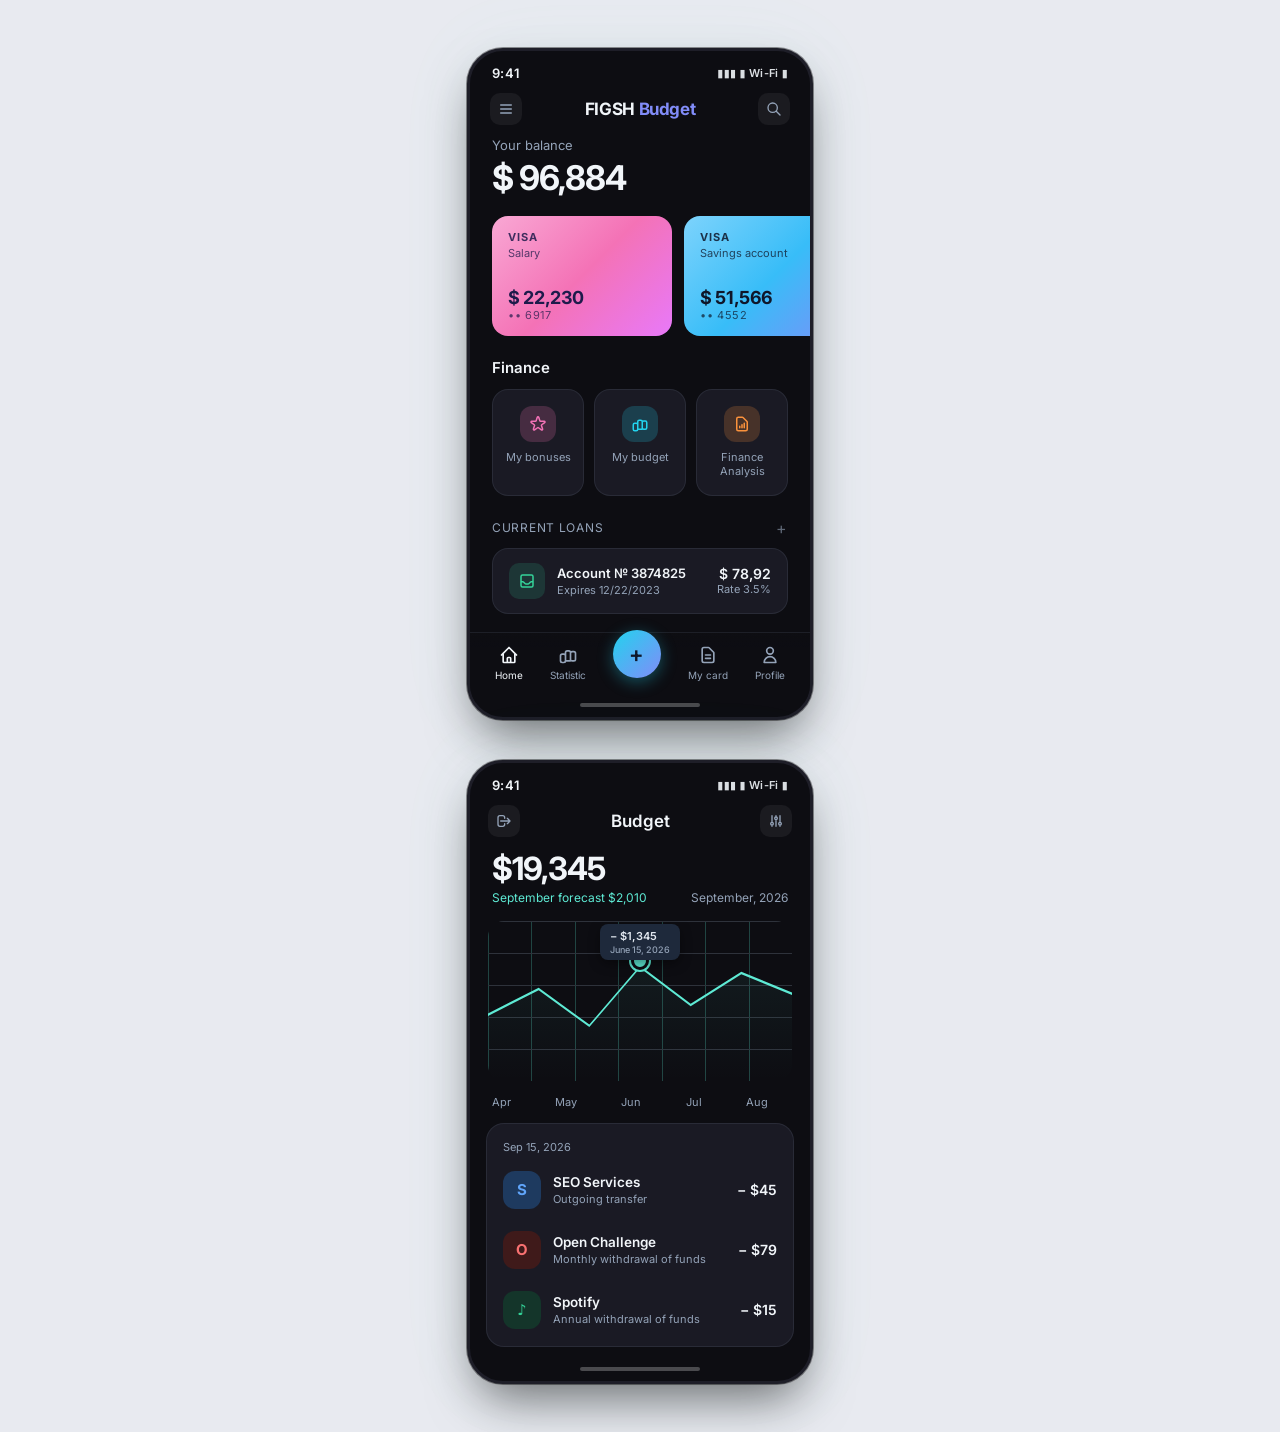
<file: templates/budget-app/index.html>
<!DOCTYPE html>
<html lang="en">
<head>
  <meta charset="UTF-8" />
  <meta name="viewport" content="width=device-width, initial-scale=1.0" />
  <title>FIGSHBudget — st-core@v2 + icon-mask</title>
  <link rel="preconnect" href="https://fonts.googleapis.com" />
  <link rel="preconnect" href="https://fonts.gstatic.com" crossorigin />
  <link href="https://fonts.googleapis.com/css2?family=Inter:wght@400;500;600;700&display=swap" rel="stylesheet" />
  <!-- compiled css -->
  <link rel="stylesheet" href="budget.css">
</head>
<body>

  <!-- ════════════ LEFT — Home ════════════ -->
  <div class="phone">
    <div class="status-bar">
      <span>9:41</span>
      <div class="status-icons">▮▮▮ ▮ Wi-Fi ▮</div>
    </div>

    <div class="home-header">
      <div class="icon-btn">
        <span class="icon icon-menu"></span>
      </div>
      <div class="logo">FIGSH <span>Budget</span></div>
      <div class="icon-btn">
        <span class="icon icon-search"></span>
      </div>
    </div>

    <div class="balance-label">Your balance</div>
    <div class="balance-value">$ 96,884</div>

    <div class="cards-row">
      <div class="visa-card pink">
        <div>
          <div class="brand">VISA</div>
          <div class="label">Salary</div>
        </div>
        <div>
          <div class="amount">$ 22,230</div>
          <div class="digits">•• 6917</div>
        </div>
      </div>
      <div class="visa-card blue">
        <div>
          <div class="brand">VISA</div>
          <div class="label">Savings account</div>
        </div>
        <div>
          <div class="amount">$ 51,566</div>
          <div class="digits">•• 4552</div>
        </div>
      </div>
      <div class="visa-card orange">
        <div>
          <div class="brand">VISA</div>
          <div class="label">Savings</div>
        </div>
        <div>
          <div class="amount">$ 23,088</div>
          <div class="digits">•• 8821</div>
        </div>
      </div>
    </div>

    <div class="section-title">Finance</div>
    <div class="finance-grid">
      <div class="finance-item">
        <div class="icon-wrap pink">
          <span class="icon icon-star"></span>
        </div>
        <div class="name">My bonuses</div>
      </div>
      <div class="finance-item">
        <div class="icon-wrap cyan">
          <span class="icon icon-chart"></span>
        </div>
        <div class="name">My budget</div>
      </div>
      <div class="finance-item">
        <div class="icon-wrap orange">
          <span class="icon icon-reports"></span>
        </div>
        <div class="name">Finance Analysis</div>
      </div>
    </div>

    <div class="loans-header">
      <span>Current loans</span>
      <span style="font-size:16px;opacity:.6">+</span>
    </div>
    <div class="loan-card">
      <div class="loan-icon">
        <span class="icon icon-inbox"></span>
      </div>
      <div class="loan-info">
        <div class="title">Account № 3874825</div>
        <div class="sub">Expires 12/22/2023</div>
      </div>
      <div class="loan-right">
        <div class="amt">$ 78,92</div>
        <div class="rate">Rate 3.5%</div>
      </div>
    </div>

    <div class="bottom-nav">
      <div class="nav-item active">
        <span class="icon icon-home"></span>
        Home
      </div>
      <div class="nav-item">
        <span class="icon icon-chart"></span>
        Statistic
      </div>
      <div class="nav-fab">+</div>
      <div class="nav-item">
        <span class="icon icon-files"></span>
        My card
      </div>
      <div class="nav-item">
        <span class="icon icon-profile"></span>
        Profile
      </div>
    </div>
    <div class="home-indicator"></div>
  </div>

  <!-- ════════════ RIGHT — Budget ════════════ -->
  <div class="phone">
    <div class="status-bar">
      <span>9:41</span>
      <div class="status-icons">▮▮▮ ▮ Wi-Fi ▮</div>
    </div>

    <div class="budget-header">
      <div class="icon-btn">
        <span class="icon icon-logout"></span>
      </div>
      <div class="title">Budget</div>
      <div class="icon-btn">
        <span class="icon icon-filter"></span>
      </div>
    </div>

    <div class="budget-amount">$19,345</div>
    <div class="budget-meta">
      <span class="forecast">September forecast $2,010</span>
      <span>September, 2026</span>
    </div>

    <!-- Chart powered by st-core@v2 -->
    <div class="chart-wrap">
      <div class="chart">
        <div class="chart-grid"></div>
        <div class="chart-fill"></div>
        <div class="chart-line"></div>
        <div class="chart-dot"></div>
        <div class="chart-tooltip">
          − $1,345
          <small>June 15, 2026</small>
        </div>
      </div>
    </div>
    <div class="x-axis">
      <span>Apr</span><span>May</span><span>Jun</span><span>Jul</span><span>Aug</span><span>Sep</span>
    </div>

    <div class="tx-list">
      <div class="tx-date">Sep 15, 2026</div>
      <div class="tx-item">
        <div class="tx-icon seo">S</div>
        <div class="tx-info">
          <div class="name">SEO Services</div>
          <div class="desc">Outgoing transfer</div>
        </div>
        <div class="tx-amount">− $45</div>
      </div>
      <div class="tx-item">
        <div class="tx-icon open">O</div>
        <div class="tx-info">
          <div class="name">Open Challenge</div>
          <div class="desc">Monthly withdrawal of funds</div>
        </div>
        <div class="tx-amount">− $79</div>
      </div>
      <div class="tx-item">
        <div class="tx-icon spotify">♪</div>
        <div class="tx-info">
          <div class="name">Spotify</div>
          <div class="desc">Annual withdrawal of funds</div>
        </div>
        <div class="tx-amount">− $15</div>
      </div>
    </div>

    <div class="home-indicator"></div>
  </div>

</body>
  </html>
</file>
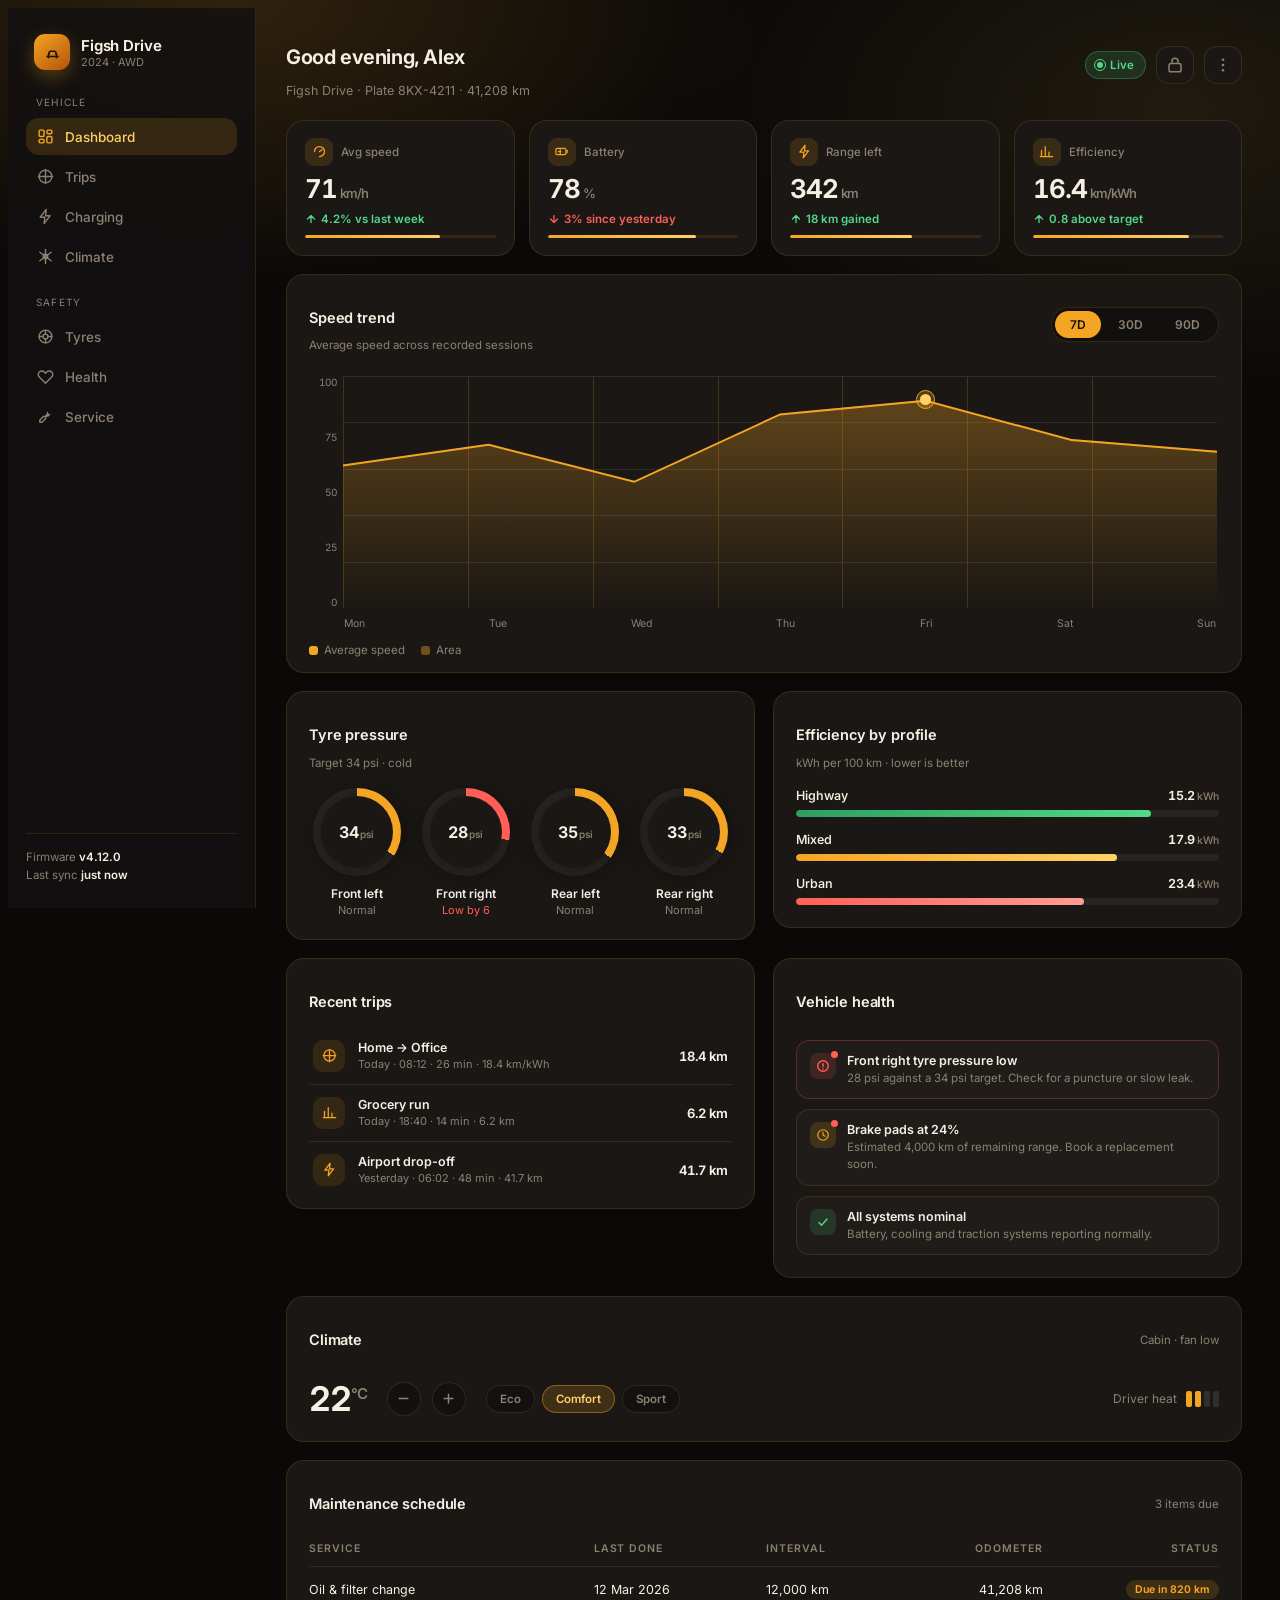
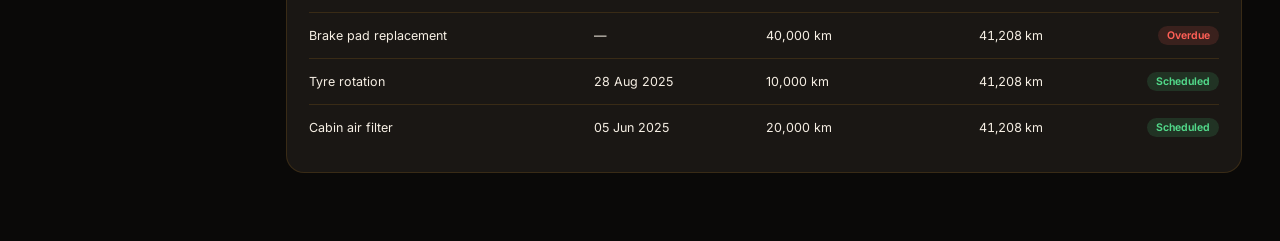
<file: templates/car-dashboard/index.html>
<!DOCTYPE html>
<html lang="en">
<head>
<meta charset="UTF-8">
<meta name="viewport" content="width=device-width, initial-scale=1">
<title>Figsh Drive — Connected Car</title>
<link rel="preconnect" href="https://fonts.googleapis.com">
<link href="https://fonts.googleapis.com/css2?family=Inter:wght@400;500;600;700&display=swap" rel="stylesheet">

<!--
  Runtime preview (dev). Production: compile car.fscss -> car.css
  <script src="https://cdn.jsdelivr.net/npm/fscss@1.2.4/runtime.min.js" async></script>
  <link type="text/fscss" href="car.fscss">
-->
<!-- After CLI compile, prefer: -->
<link rel="stylesheet" href="car.css">
</head>
<body>

<div class="app">

  <aside class="sidebar" id="sidebar">
    <div class="brand">
      <div class="brand-mark">
        <svg viewBox="0 0 24 24" fill="none" stroke="currentColor" stroke-width="2" stroke-linecap="round" stroke-linejoin="round"><path d="M5 17h14M6.5 17l1.2-5.2A2 2 0 0 1 9.66 10.5h4.68a2 2 0 0 1 1.96 1.3L17.5 17"/><path d="M7 17v1.5M17 17v1.5"/><circle cx="8.2" cy="14" r=".8" fill="currentColor" stroke="none"/><circle cx="15.8" cy="14" r=".8" fill="currentColor" stroke="none"/></svg>
      </div>
      <div class="brand-text">
        <div class="brand-name">Figsh Drive</div>
        <div class="brand-sub">2024 · AWD</div>
      </div>
    </div>

    <nav class="nav" aria-label="Main">
      <div class="nav-label">Vehicle</div>
      <a class="nav-item is-active" href="#dashboard" aria-current="page">
        <svg viewBox="0 0 24 24" fill="none" stroke="currentColor" stroke-width="2" stroke-linecap="round" stroke-linejoin="round"><rect x="3" y="3" width="7" height="9" rx="1.5"/><rect x="14" y="3" width="7" height="5" rx="1.5"/><rect x="14" y="12" width="7" height="9" rx="1.5"/><rect x="3" y="16" width="7" height="5" rx="1.5"/></svg>
        Dashboard
      </a>
      <a class="nav-item" href="#trips">
        <svg viewBox="0 0 24 24" fill="none" stroke="currentColor" stroke-width="2" stroke-linecap="round" stroke-linejoin="round"><path d="M12 2v20M2 12h20"/><circle cx="12" cy="12" r="9"/></svg>
        Trips
      </a>
      <a class="nav-item" href="#charging">
        <svg viewBox="0 0 24 24" fill="none" stroke="currentColor" stroke-width="2" stroke-linecap="round" stroke-linejoin="round"><path d="M13 2 4.5 13H11l-1 9 8.5-11H12z"/></svg>
        Charging
      </a>
      <a class="nav-item" href="#climate">
        <svg viewBox="0 0 24 24" fill="none" stroke="currentColor" stroke-width="2" stroke-linecap="round" stroke-linejoin="round"><path d="M12 2v20M4 6l16 12M20 6 4 18"/><circle cx="12" cy="12" r="3.2"/></svg>
        Climate
      </a>

      <div class="nav-label" style="margin-top:18px">Safety</div>
      <a class="nav-item" href="#tires">
        <svg viewBox="0 0 24 24" fill="none" stroke="currentColor" stroke-width="2" stroke-linecap="round" stroke-linejoin="round"><circle cx="12" cy="12" r="9"/><circle cx="12" cy="12" r="3.4"/><path d="M12 3v5.6M12 15.4V21M3 12h5.6M15.4 12H21"/></svg>
        Tyres
      </a>
      <a class="nav-item" href="#health">
        <svg viewBox="0 0 24 24" fill="none" stroke="currentColor" stroke-width="2" stroke-linecap="round" stroke-linejoin="round"><path d="M20.8 5.6a5 5 0 0 0-7.1 0L12 7.3l-1.7-1.7a5 5 0 1 0-7.1 7.1l8.8 8.8 8.8-8.8a5 5 0 0 0 0-7.1z"/></svg>
        Health
      </a>
      <a class="nav-item" href="#service">
        <svg viewBox="0 0 24 24" fill="none" stroke="currentColor" stroke-width="2" stroke-linecap="round" stroke-linejoin="round"><path d="M14.7 6.3a4 4 0 0 1-5.4 5.4L4 17v3h3l5.3-5.3a4 4 0 0 1 5.4-5.4l-2.5 2.5"/></svg>
        Service
      </a>
    </nav>

    <div class="sidebar-foot">
      <div>Firmware <b>v4.12.0</b></div>
      <div>Last sync <b>just now</b></div>
    </div>
  </aside>

  <div class="scrim" id="scrim" aria-hidden="true"></div>

  <main class="main" id="dashboard">

    <header class="topbar">
      <button class="icon-btn menu-btn" id="menuBtn" aria-label="Open navigation" aria-expanded="false" aria-controls="sidebar">
        <svg viewBox="0 0 24 24" fill="none" stroke="currentColor" stroke-width="2" stroke-linecap="round"><path d="M3 6h18M3 12h18M3 18h18"/></svg>
      </button>

      <div class="topbar-head">
        <h1 class="page-title">Good evening, Alex</h1>
        <div class="page-sub">Figsh Drive · Plate 8KX-4211 · 41,208 km</div>
      </div>

      <div class="topbar-right">
        <span class="conn"><span class="conn-dot"></span>Live</span>

        <button class="icon-btn" id="lockBtn" aria-label="Lock vehicle" aria-pressed="false">
          <svg viewBox="0 0 24 24" fill="none" stroke="currentColor" stroke-width="2" stroke-linecap="round" stroke-linejoin="round"><rect x="4" y="10" width="16" height="11" rx="2.5"/><path d="M8 10V7a4 4 0 0 1 8 0v3"/></svg>
        </button>

        <div class="dropdown">
          <button class="icon-btn" id="moreBtn" aria-label="More actions" aria-haspopup="menu" aria-expanded="false">
            <svg viewBox="0 0 24 24" fill="currentColor" stroke="none"><circle cx="12" cy="5" r="1.8"/><circle cx="12" cy="12" r="1.8"/><circle cx="12" cy="19" r="1.8"/></svg>
          </button>
          <div class="dropdown-menu" id="moreMenu" role="menu" hidden>
            <button class="dropdown-item" role="menuitem">
              <svg viewBox="0 0 24 24" fill="none" stroke="currentColor" stroke-width="2" stroke-linecap="round" stroke-linejoin="round"><path d="M21 12a9 9 0 1 1-3-6.7"/><path d="M21 4v5h-5"/></svg>
              Sync now
            </button>
            <button class="dropdown-item" role="menuitem">
              <svg viewBox="0 0 24 24" fill="none" stroke="currentColor" stroke-width="2" stroke-linecap="round" stroke-linejoin="round"><circle cx="12" cy="12" r="3"/><path d="M19.4 15a1.6 1.6 0 0 0 .3 1.8l.1.1a2 2 0 1 1-2.8 2.8l-.1-.1a1.6 1.6 0 0 0-1.8-.3 1.6 1.6 0 0 0-1 1.5V21a2 2 0 1 1-4 0v-.1A1.6 1.6 0 0 0 9 19.4a1.6 1.6 0 0 0-1.8.3l-.1.1a2 2 0 1 1-2.8-2.8l.1-.1a1.6 1.6 0 0 0 .3-1.8 1.6 1.6 0 0 0-1.5-1H3a2 2 0 1 1 0-4h.1A1.6 1.6 0 0 0 4.6 9a1.6 1.6 0 0 0-.3-1.8l-.1-.1a2 2 0 1 1 2.8-2.8l.1.1a1.6 1.6 0 0 0 1.8.3H9a1.6 1.6 0 0 0 1-1.5V3a2 2 0 1 1 4 0v.1a1.6 1.6 0 0 0 1 1.5 1.6 1.6 0 0 0 1.8-.3l.1-.1a2 2 0 1 1 2.8 2.8l-.1.1a1.6 1.6 0 0 0-.3 1.8V9a1.6 1.6 0 0 0 1.5 1H21a2 2 0 1 1 0 4h-.1a1.6 1.6 0 0 0-1.5 1z"/></svg>
              Settings
            </button>
            <button class="dropdown-item" role="menuitem">
              <svg viewBox="0 0 24 24" fill="none" stroke="currentColor" stroke-width="2" stroke-linecap="round" stroke-linejoin="round"><path d="M12 2a10 10 0 1 0 0 20 10 10 0 0 0 0-20z"/><path d="M12 6v6l4 2"/></svg>
              Trip history
            </button>
            <button class="dropdown-item danger" role="menuitem">
              <svg viewBox="0 0 24 24" fill="none" stroke="currentColor" stroke-width="2" stroke-linecap="round" stroke-linejoin="round"><path d="M12 2v8M4.9 4.9l5.7 5.7M2 12h8M4.9 19.1l5.7-5.7M12 22v-8m7.1-9.1-5.7 5.7M22 12h-8m-5.9 7.1 5.7-5.7"/></svg>
              Factory reset
            </button>
          </div>
        </div>
      </div>
    </header>

    <section class="stats">
      <article class="stat-card anim">
        <div class="stat-top">
          <span class="stat-ico"><svg viewBox="0 0 24 24" fill="none" stroke="currentColor" stroke-width="2" stroke-linecap="round" stroke-linejoin="round"><path d="M12 20a8 8 0 1 0-8-8"/><path d="m12 12 4-3"/></svg></span>
          <span class="stat-label">Avg speed</span>
        </div>
        <div class="stat-value"><span data-count="71" data-decimals="0">0</span><span class="stat-unit">km/h</span></div>
        <div class="stat-delta up">
          <svg viewBox="0 0 24 24" fill="none" stroke="currentColor" stroke-width="2.5" stroke-linecap="round" stroke-linejoin="round"><path d="M12 19V5M5 12l7-7 7 7"/></svg>
          4.2% vs last week
        </div>
        <div class="stat-bar"><span style="--fill:71%"></span></div>
      </article>

      <article class="stat-card anim">
        <div class="stat-top">
          <span class="stat-ico"><svg viewBox="0 0 24 24" fill="none" stroke="currentColor" stroke-width="2" stroke-linecap="round" stroke-linejoin="round"><rect x="3" y="7" width="16" height="10" rx="2.5"/><path d="M21 10v4"/><path d="M7 12h4M10 9v6"/></svg></span>
          <span class="stat-label">Battery</span>
        </div>
        <div class="stat-value"><span data-count="78" data-decimals="0">0</span><span class="stat-unit">%</span></div>
        <div class="stat-delta down">
          <svg viewBox="0 0 24 24" fill="none" stroke="currentColor" stroke-width="2.5" stroke-linecap="round" stroke-linejoin="round"><path d="M12 5v14M5 12l7 7 7-7"/></svg>
          3% since yesterday
        </div>
        <div class="stat-bar"><span style="--fill:78%"></span></div>
      </article>

      <article class="stat-card anim">
        <div class="stat-top">
          <span class="stat-ico"><svg viewBox="0 0 24 24" fill="none" stroke="currentColor" stroke-width="2" stroke-linecap="round" stroke-linejoin="round"><path d="M13 2 4.5 13H11l-1 9 8.5-11H12z"/></svg></span>
          <span class="stat-label">Range left</span>
        </div>
        <div class="stat-value"><span data-count="342" data-decimals="0">0</span><span class="stat-unit">km</span></div>
        <div class="stat-delta up">
          <svg viewBox="0 0 24 24" fill="none" stroke="currentColor" stroke-width="2.5" stroke-linecap="round" stroke-linejoin="round"><path d="M12 19V5M5 12l7-7 7 7"/></svg>
          18 km gained
        </div>
        <div class="stat-bar"><span style="--fill:64%"></span></div>
      </article>

      <article class="stat-card anim">
        <div class="stat-top">
          <span class="stat-ico"><svg viewBox="0 0 24 24" fill="none" stroke="currentColor" stroke-width="2" stroke-linecap="round" stroke-linejoin="round"><path d="M4 20V10M10 20V4M16 20v-7M22 20H2"/></svg></span>
          <span class="stat-label">Efficiency</span>
        </div>
        <div class="stat-value"><span data-count="16.4" data-decimals="1">0</span><span class="stat-unit">km/kWh</span></div>
        <div class="stat-delta up">
          <svg viewBox="0 0 24 24" fill="none" stroke="currentColor" stroke-width="2.5" stroke-linecap="round" stroke-linejoin="round"><path d="M12 19V5M5 12l7-7 7 7"/></svg>
          0.8 above target
        </div>
        <div class="stat-bar"><span style="--fill:82%"></span></div>
      </article>
    </section>

    <section class="card chart-card anim" id="trips">
      <div class="card-head">
        <div>
          <h2 class="card-title">Speed trend</h2>
          <div class="card-note">Average speed across recorded sessions</div>
        </div>
        <div class="tabs" role="tablist" aria-label="Speed trend range" id="chartTabs">
          <button class="tab" role="tab" id="tab-7d"  aria-controls="range-7d"  aria-selected="true"  tabindex="0">7D</button>
          <button class="tab" role="tab" id="tab-30d" aria-controls="range-30d" aria-selected="false" tabindex="-1">30D</button>
          <button class="tab" role="tab" id="tab-90d" aria-controls="range-90d" aria-selected="false" tabindex="-1">90D</button>
        </div>
      </div>

      <div class="chart-wrap">
        <div class="range speed-7d is-active" id="range-7d" role="tabpanel" aria-labelledby="tab-7d">
          <div class="chart-stage">
            <div class="speed-grid-7d"></div>
            <div class="speed-fill-7d"></div>
            <div class="speed-line-7d"></div>
            <div class="peak" data-peak></div>
            <div class="axis-y" aria-hidden="true"><span>100</span><span>75</span><span>50</span><span>25</span><span>0</span></div>
          </div>
          <div class="axis-x" aria-hidden="true"><span>Mon</span><span>Tue</span><span>Wed</span><span>Thu</span><span>Fri</span><span>Sat</span><span>Sun</span></div>
        </div>

        <div class="range speed-30d" id="range-30d" role="tabpanel" aria-labelledby="tab-30d" hidden>
          <div class="chart-stage">
            <div class="speed-grid-30d"></div>
            <div class="speed-fill-30d"></div>
            <div class="speed-line-30d"></div>
            <div class="peak" data-peak></div>
            <div class="axis-y" aria-hidden="true"><span>100</span><span>75</span><span>50</span><span>25</span><span>0</span></div>
          </div>
          <div class="axis-x" aria-hidden="true"><span>1</span><span>4</span><span>7</span><span>10</span><span>13</span><span>16</span><span>19</span><span>22</span><span>25</span><span>28</span></div>
        </div>

        <div class="range speed-90d" id="range-90d" role="tabpanel" aria-labelledby="tab-90d" hidden>
          <div class="chart-stage">
            <div class="speed-grid-90d"></div>
            <div class="speed-fill-90d"></div>
            <div class="speed-line-90d"></div>
            <div class="peak" data-peak></div>
            <div class="axis-y" aria-hidden="true"><span>100</span><span>75</span><span>50</span><span>25</span><span>0</span></div>
          </div>
          <div class="axis-x" aria-hidden="true"><span>W1</span><span>W2</span><span>W3</span><span>W4</span><span>W5</span><span>W6</span><span>W7</span><span>W8</span><span>W9</span><span>W10</span><span>W11</span><span>W12</span></div>
        </div>
      </div>

      <p class="sr-only" id="chartDesc" aria-live="polite"></p>

      <div class="chart-legend">
        <span><i class="lg-line"></i>Average speed</span>
        <span><i class="lg-fill"></i>Area</span>
      </div>
    </section>

    <div class="cols-2">
      <section class="card anim" id="tires">
        <div class="card-head">
          <div>
            <h2 class="card-title">Tyre pressure</h2>
            <div class="card-note">Target 34 psi · cold</div>
          </div>
        </div>
        <div class="tires">
          <div class="tire">
            <div class="tire-dial" style="--pct:34"><span class="tire-val">34<span class="tire-psi">psi</span></span></div>
            <div class="tire-name">Front left</div>
            <div class="tire-state">Normal</div>
          </div>
          <div class="tire is-warn">
            <div class="tire-dial" style="--pct:28"><span class="tire-val">28<span class="tire-psi">psi</span></span></div>
            <div class="tire-name">Front right</div>
            <div class="tire-state">Low by 6</div>
          </div>
          <div class="tire">
            <div class="tire-dial" style="--pct:35"><span class="tire-val">35<span class="tire-psi">psi</span></span></div>
            <div class="tire-name">Rear left</div>
            <div class="tire-state">Normal</div>
          </div>
          <div class="tire">
            <div class="tire-dial" style="--pct:33"><span class="tire-val">33<span class="tire-psi">psi</span></span></div>
            <div class="tire-name">Rear right</div>
            <div class="tire-state">Normal</div>
          </div>
        </div>
      </section>

      <section class="card anim">
        <div class="card-head">
          <div>
            <h2 class="card-title">Efficiency by profile</h2>
            <div class="card-note">kWh per 100 km · lower is better</div>
          </div>
        </div>
        <div class="cat-list">
          <div class="cat-row is-good">
            <div class="cat-top"><span class="cat-name">Highway</span><span class="cat-val">15.2<small>kWh</small></span></div>
            <div class="cat-track"><div class="cat-fill bar-highway"></div></div>
          </div>
          <div class="cat-row">
            <div class="cat-top"><span class="cat-name">Mixed</span><span class="cat-val">17.9<small>kWh</small></span></div>
            <div class="cat-track"><div class="cat-fill bar-mixed"></div></div>
          </div>
          <div class="cat-row is-low">
            <div class="cat-top"><span class="cat-name">Urban</span><span class="cat-val">23.4<small>kWh</small></span></div>
            <div class="cat-track"><div class="cat-fill bar-urban"></div></div>
          </div>
        </div>
      </section>
    </div>

    <div class="cols-2">
      <section class="card anim">
        <div class="card-head">
          <h2 class="card-title">Recent trips</h2>
        </div>
        <div class="trips">
          <div class="trip">
            <span class="trip-ico"><svg viewBox="0 0 24 24" fill="none" stroke="currentColor" stroke-width="2" stroke-linecap="round" stroke-linejoin="round"><path d="M12 2v20M2 12h20"/><circle cx="12" cy="12" r="9"/></svg></span>
            <div class="trip-body">
              <div class="trip-name">Home → Office</div>
              <div class="trip-meta">Today · 08:12 · 26 min · 18.4 km/kWh</div>
            </div>
            <div class="trip-dist">18.4 km</div>
          </div>
          <div class="trip">
            <span class="trip-ico"><svg viewBox="0 0 24 24" fill="none" stroke="currentColor" stroke-width="2" stroke-linecap="round" stroke-linejoin="round"><path d="M4 20V10M10 20V4M16 20v-7M22 20H2"/></svg></span>
            <div class="trip-body">
              <div class="trip-name">Grocery run</div>
              <div class="trip-meta">Today · 18:40 · 14 min · 6.2 km</div>
            </div>
            <div class="trip-dist">6.2 km</div>
          </div>
          <div class="trip">
            <span class="trip-ico"><svg viewBox="0 0 24 24" fill="none" stroke="currentColor" stroke-width="2" stroke-linecap="round" stroke-linejoin="round"><path d="M13 2 4.5 13H11l-1 9 8.5-11H12z"/></svg></span>
            <div class="trip-body">
              <div class="trip-name">Airport drop-off</div>
              <div class="trip-meta">Yesterday · 06:02 · 48 min · 41.7 km</div>
            </div>
            <div class="trip-dist">41.7 km</div>
          </div>
        </div>
      </section>

      <section class="card anim" id="health">
        <div class="card-head">
          <h2 class="card-title">Vehicle health</h2>
        </div>
        <div class="alerts">
          <div class="alert sev-bad is-unread">
            <span class="alert-ico"><svg viewBox="0 0 24 24" fill="none" stroke="currentColor" stroke-width="2.4" stroke-linecap="round"><path d="M12 8v5M12 16.5v.5"/><circle cx="12" cy="12" r="9"/></svg></span>
            <div class="alert-body">
              <div class="alert-title">Front right tyre pressure low</div>
              <div class="alert-text">28 psi against a 34 psi target. Check for a puncture or slow leak.</div>
            </div>
          </div>
          <div class="alert sev-warn is-unread">
            <span class="alert-ico"><svg viewBox="0 0 24 24" fill="none" stroke="currentColor" stroke-width="2" stroke-linecap="round" stroke-linejoin="round"><circle cx="12" cy="12" r="9"/><path d="M12 7v5l3.5 2"/></svg></span>
            <div class="alert-body">
              <div class="alert-title">Brake pads at 24%</div>
              <div class="alert-text">Estimated 4,000 km of remaining range. Book a replacement soon.</div>
            </div>
          </div>
          <div class="alert sev-good">
            <span class="alert-ico"><svg viewBox="0 0 24 24" fill="none" stroke="currentColor" stroke-width="2.4" stroke-linecap="round" stroke-linejoin="round"><path d="m5 13 4.5 4.5L19 7"/></svg></span>
            <div class="alert-body">
              <div class="alert-title">All systems nominal</div>
              <div class="alert-text">Battery, cooling and traction systems reporting normally.</div>
            </div>
          </div>
        </div>
      </section>
    </div>

    <section class="card anim" id="climate">
      <div class="card-head">
        <h2 class="card-title">Climate</h2>
        <span class="card-note">Cabin · fan low</span>
      </div>
      <div class="climate">
        <div class="climate-temp"><span id="cabinTemp">22</span><sup>&deg;C</sup></div>

        <div class="climate-ctl">
          <button class="rnd" data-climate="-1" aria-label="Decrease temperature">
            <svg viewBox="0 0 24 24" fill="none" stroke="currentColor" stroke-width="2.4" stroke-linecap="round"><path d="M5 12h14"/></svg>
          </button>
          <button class="rnd" data-climate="1" aria-label="Increase temperature">
            <svg viewBox="0 0 24 24" fill="none" stroke="currentColor" stroke-width="2.4" stroke-linecap="round"><path d="M12 5v14M5 12h14"/></svg>
          </button>
        </div>

        <div class="clampills" role="group" aria-label="Climate mode">
          <button class="pill">Eco</button>
          <button class="pill is-on" aria-pressed="true">Comfort</button>
          <button class="pill">Sport</button>
        </div>

        <span class="climate-spacer"></span>

        <div class="seat">
          <span>Driver heat</span>
          <span class="seat-lvl" aria-hidden="true"><i class="on"></i><i class="on"></i><i></i><i></i></span>
        </div>
      </div>
    </section>

    <section class="card anim" id="service">
      <div class="card-head">
        <h2 class="card-title">Maintenance schedule</h2>
        <span class="card-note">3 items due</span>
      </div>
      <table class="tbl">
        <thead>
          <tr>
            <th>Service</th>
            <th class="hide-sm">Last done</th>
            <th class="hide-sm">Interval</th>
            <th class="num">Odometer</th>
            <th class="num">Status</th>
          </tr>
        </thead>
        <tbody>
          <tr>
            <td>Oil &amp; filter change</td>
            <td class="hide-sm">12 Mar 2026</td>
            <td class="hide-sm">12,000 km</td>
            <td class="num">41,208 km</td>
            <td class="num"><span class="tag due">Due in 820 km</span></td>
          </tr>
          <tr>
            <td>Brake pad replacement</td>
            <td class="hide-sm">—</td>
            <td class="hide-sm">40,000 km</td>
            <td class="num">41,208 km</td>
            <td class="num"><span class="tag over">Overdue</span></td>
          </tr>
          <tr>
            <td>Tyre rotation</td>
            <td class="hide-sm">28 Aug 2025</td>
            <td class="hide-sm">10,000 km</td>
            <td class="num">41,208 km</td>
            <td class="num"><span class="tag ok">Scheduled</span></td>
          </tr>
          <tr>
            <td>Cabin air filter</td>
            <td class="hide-sm">05 Jun 2025</td>
            <td class="hide-sm">20,000 km</td>
            <td class="num">41,208 km</td>
            <td class="num"><span class="tag ok">Scheduled</span></td>
          </tr>
        </tbody>
      </table>
    </section>

  </main>
</div>

<script src="car.js"></script>
</body>
</html>
</file>
<file: templates/budget-app/budget.css>
/* ── Design tokens ── */

:root{
/* colors */
--st-bg: #0e0d14;
--st-surface: #161422;
--st-card: #1c1a2e;
--st-accent: #9d7eff;
--st-accent-2: #c4a8ff;
--st-accent-dim: #3a2e6e;
--st-green: #4fffb0;
--st-red: #ff5e7d;
--st-text: #e8e3ff;
--st-muted: #6b6488;
--st-border: rgba(157,126,255,.15);
/* radius */
--st-radius-xl: 40px;
--st-radius-lg: 16px;
--st-radius-md: 12px;
--st-radius-sm: 10px;
/* spacing */
--st-pad: 24px;
/* chart points (Y values only) */
--st-p1: 68%;
--st-p2: 59%;
--st-p3: 70%;
--st-p4: 35%;
--st-p5: 58%;
--st-p6: 22%;
--st-p7: 42%;
--st-p8: 55%;
--st-peak-x: 71%;
--st-peak-y: var(--st-p6);
/* range */
--st-cat-bar-fill-range: 0;
/* line with */
--st-chart-line-width: 1.5px;
}

:root {
--st-bg: #0a0a0f;
--st-surface: #12121a;
--st-card: #1a1a24;
--st-accent: #5eead4;
--st-accent-2: #a78bfa;
--st-green: #34d399;
--st-red: #f87171;
--st-text: #f1f5f9;
--st-muted: #94a3b8;
--st-border: rgba(148, 163, 184, 0.12);
--st-radius-xl: 28px;
--st-radius-lg: 18px;
--st-radius-md: 14px;
--st-pad: 20px;
--f-icon-color: var(--st-muted);
--f-icon-size: 18px;
}

.icon {
display: inline-block;
width:var(--f-icon-size, 24px); height:var(--f-icon-size, 24px);
background-color: var(--f-icon-color, #6366f1);
vertical-align: middle;
-webkit-mask-repeat: no-repeat;
mask-repeat: no-repeat;
-webkit-mask-position: center;
mask-position: center;
-webkit-mask-size: contain;
mask-size: contain;
}

.icon-home {
-webkit-mask-image: url("data:image/svg+xml,%3Csvg xmlns='http://www.w3.org/2000/svg' fill='none' viewBox='0 0 24 24' stroke='black' stroke-width='2'%3E%3Cpath stroke-linecap='round' stroke-linejoin='round' d='M3 12l2-2m0 0l7-7 7 7M5 10v10a1 1 0 001 1h3m10-11l2 2m-2-2v10a1 1 0 01-1 1h-3m-6 0a1 1 0 001-1v-4a1 1 0 011-1h2a1 1 0 011 1v4a1 1 0 001 1m-6 0h6' /%3E%3C/svg%3E");
mask-image: url("data:image/svg+xml,%3Csvg xmlns='http://www.w3.org/2000/svg' fill='none' viewBox='0 0 24 24' stroke='black' stroke-width='2'%3E%3Cpath stroke-linecap='round' stroke-linejoin='round' d='M3 12l2-2m0 0l7-7 7 7M5 10v10a1 1 0 001 1h3m10-11l2 2m-2-2v10a1 1 0 01-1 1h-3m-6 0a1 1 0 001-1v-4a1 1 0 011-1h2a1 1 0 011 1v4a1 1 0 001 1m-6 0h6' /%3E%3C/svg%3E");
}

.icon-chart {
-webkit-mask-image: url("data:image/svg+xml,%3Csvg xmlns='http://www.w3.org/2000/svg' fill='none' viewBox='0 0 24 24' stroke='black' stroke-width='2'%3E%3Cpath stroke-linecap='round' stroke-linejoin='round' d='M9 19v-6a2 2 0 00-2-2H5a2 2 0 00-2 2v6a2 2 0 002 2h2a2 2 0 002-2zm0 0V9a2 2 0 012-2h2a2 2 0 012 2v10m-6 0h6m2 0h2a2 2 0 002-2v-7a2 2 0 00-2-2h-2a2 2 0 00-2 2v7a2 2 0 002 2z' /%3E%3C/svg%3E");
mask-image: url("data:image/svg+xml,%3Csvg xmlns='http://www.w3.org/2000/svg' fill='none' viewBox='0 0 24 24' stroke='black' stroke-width='2'%3E%3Cpath stroke-linecap='round' stroke-linejoin='round' d='M9 19v-6a2 2 0 00-2-2H5a2 2 0 00-2 2v6a2 2 0 002 2h2a2 2 0 002-2zm0 0V9a2 2 0 012-2h2a2 2 0 012 2v10m-6 0h6m2 0h2a2 2 0 002-2v-7a2 2 0 00-2-2h-2a2 2 0 00-2 2v7a2 2 0 002 2z' /%3E%3C/svg%3E");
}

.icon-settings {
-webkit-mask-image: url("data:image/svg+xml,%3Csvg xmlns='http://www.w3.org/2000/svg' fill='none' viewBox='0 0 24 24' stroke='black' stroke-width='2'%3E%3Cpath stroke-linecap='round' stroke-linejoin='round' d='M10.325 4.317c.426-1.756 2.924-1.756 3.35 0a1.724 1.724 0 002.573 1.066c1.543-.94 3.31.826 2.37 2.37a1.724 1.724 0 001.065 2.572c1.756.426 1.756 2.924 0 3.35a1.724 1.724 0 00-1.066 2.573c.94 1.543-.826 3.31-2.37 2.37a1.724 1.724 0 00-2.572 1.065c-.426 1.756-2.924 1.756-3.35 0a1.724 1.724 0 00-2.573-1.066c-1.543.94-3.31-.826-2.37-2.37a1.724 1.724 0 00-1.065-2.572c-1.756-.426-1.756-2.924 0-3.35a1.724 1.724 0 001.066-2.573c-.94-1.543.826-3.31 2.37-2.37.996.608 2.296.07 2.572-1.065z' /%3E%3Cpath stroke-linecap='round' stroke-linejoin='round' d='M15 12a3 3 0 11-6 0 3 3 0 016 0z' /%3E%3C/svg%3E");
mask-image: url("data:image/svg+xml,%3Csvg xmlns='http://www.w3.org/2000/svg' fill='none' viewBox='0 0 24 24' stroke='black' stroke-width='2'%3E%3Cpath stroke-linecap='round' stroke-linejoin='round' d='M10.325 4.317c.426-1.756 2.924-1.756 3.35 0a1.724 1.724 0 002.573 1.066c1.543-.94 3.31.826 2.37 2.37a1.724 1.724 0 001.065 2.572c1.756.426 1.756 2.924 0 3.35a1.724 1.724 0 00-1.066 2.573c.94 1.543-.826 3.31-2.37 2.37a1.724 1.724 0 00-2.572 1.065c-.426 1.756-2.924 1.756-3.35 0a1.724 1.724 0 00-2.573-1.066c-1.543.94-3.31-.826-2.37-2.37a1.724 1.724 0 00-1.065-2.572c-1.756-.426-1.756-2.924 0-3.35a1.724 1.724 0 001.066-2.573c-.94-1.543.826-3.31 2.37-2.37.996.608 2.296.07 2.572-1.065z' /%3E%3Cpath stroke-linecap='round' stroke-linejoin='round' d='M15 12a3 3 0 11-6 0 3 3 0 016 0z' /%3E%3C/svg%3E");
}

.icon-users {
-webkit-mask-image: url("data:image/svg+xml,%3Csvg xmlns='http://www.w3.org/2000/svg' fill='none' viewBox='0 0 24 24' stroke='black' stroke-width='2'%3E%3Cpath stroke-linecap='round' stroke-linejoin='round' d='M12 4.354a4 4 0 110 5.292M15 21H3v-1a6 6 0 0112 0v1zm0 0h6v-1a6 6 0 00-9-5.197M13 7a4 4 0 11-8 0 4 4 0 018 0z' /%3E%3C/svg%3E");
mask-image: url("data:image/svg+xml,%3Csvg xmlns='http://www.w3.org/2000/svg' fill='none' viewBox='0 0 24 24' stroke='black' stroke-width='2'%3E%3Cpath stroke-linecap='round' stroke-linejoin='round' d='M12 4.354a4 4 0 110 5.292M15 21H3v-1a6 6 0 0112 0v1zm0 0h6v-1a6 6 0 00-9-5.197M13 7a4 4 0 11-8 0 4 4 0 018 0z' /%3E%3C/svg%3E");
}

.icon-messages {
-webkit-mask-image: url("data:image/svg+xml,%3Csvg xmlns='http://www.w3.org/2000/svg' fill='none' viewBox='0 0 24 24' stroke='black' stroke-width='2'%3E%3Cpath stroke-linecap='round' stroke-linejoin='round' d='M8 12h.01M12 12h.01M16 12h.01M21 12c0 4.418-4.03 8-9 8a9.863 9.863 0 01-4.255-.949L3 20l1.395-3.72C3.512 15.042 3 13.574 3 12c0-4.418 4.03-8 9-8s9 3.582 9 8z' /%3E%3C/svg%3E");
mask-image: url("data:image/svg+xml,%3Csvg xmlns='http://www.w3.org/2000/svg' fill='none' viewBox='0 0 24 24' stroke='black' stroke-width='2'%3E%3Cpath stroke-linecap='round' stroke-linejoin='round' d='M8 12h.01M12 12h.01M16 12h.01M21 12c0 4.418-4.03 8-9 8a9.863 9.863 0 01-4.255-.949L3 20l1.395-3.72C3.512 15.042 3 13.574 3 12c0-4.418 4.03-8 9-8s9 3.582 9 8z' /%3E%3C/svg%3E");
}

.icon-notifications {
-webkit-mask-image: url("data:image/svg+xml,%3Csvg xmlns='http://www.w3.org/2000/svg' fill='none' viewBox='0 0 24 24' stroke='black' stroke-width='2'%3E%3Cpath stroke-linecap='round' stroke-linejoin='round' d='M15 17h5l-1.405-1.405A2.032 2.032 0 0118 14.158V11a6.002 6.002 0 00-4-5.659V5a2 2 0 10-4 0v.341C7.67 6.165 6 8.388 6 11v3.159c0 .538-.214 1.055-.595 1.436L4 17h5m6 0v1a3 3 0 11-6 0v-1m6 0H9' /%3E%3C/svg%3E");
mask-image: url("data:image/svg+xml,%3Csvg xmlns='http://www.w3.org/2000/svg' fill='none' viewBox='0 0 24 24' stroke='black' stroke-width='2'%3E%3Cpath stroke-linecap='round' stroke-linejoin='round' d='M15 17h5l-1.405-1.405A2.032 2.032 0 0118 14.158V11a6.002 6.002 0 00-4-5.659V5a2 2 0 10-4 0v.341C7.67 6.165 6 8.388 6 11v3.159c0 .538-.214 1.055-.595 1.436L4 17h5m6 0v1a3 3 0 11-6 0v-1m6 0H9' /%3E%3C/svg%3E");
}

.icon-calendar {
-webkit-mask-image: url("data:image/svg+xml,%3Csvg xmlns='http://www.w3.org/2000/svg' fill='none' viewBox='0 0 24 24' stroke='black' stroke-width='2'%3E%3Cpath stroke-linecap='round' stroke-linejoin='round' d='M8 7V3m8 4V3m-9 8h10M5 21h14a2 2 0 002-2V7a2 2 0 00-2-2H5a2 2 0 00-2 2v12a2 2 0 002 2z' /%3E%3C/svg%3E");
mask-image: url("data:image/svg+xml,%3Csvg xmlns='http://www.w3.org/2000/svg' fill='none' viewBox='0 0 24 24' stroke='black' stroke-width='2'%3E%3Cpath stroke-linecap='round' stroke-linejoin='round' d='M8 7V3m8 4V3m-9 8h10M5 21h14a2 2 0 002-2V7a2 2 0 00-2-2H5a2 2 0 00-2 2v12a2 2 0 002 2z' /%3E%3C/svg%3E");
}

.icon-files {
-webkit-mask-image: url("data:image/svg+xml,%3Csvg xmlns='http://www.w3.org/2000/svg' fill='none' viewBox='0 0 24 24' stroke='black' stroke-width='2'%3E%3Cpath stroke-linecap='round' stroke-linejoin='round' d='M9 12h6m-6 4h6m2 5H7a2 2 0 01-2-2V5a2 2 0 012-2h5.586a1 1 0 01.707.293l5.414 5.414a1 1 0 01.293.707V19a2 2 0 01-2 2z' /%3E%3C/svg%3E");
mask-image: url("data:image/svg+xml,%3Csvg xmlns='http://www.w3.org/2000/svg' fill='none' viewBox='0 0 24 24' stroke='black' stroke-width='2'%3E%3Cpath stroke-linecap='round' stroke-linejoin='round' d='M9 12h6m-6 4h6m2 5H7a2 2 0 01-2-2V5a2 2 0 012-2h5.586a1 1 0 01.707.293l5.414 5.414a1 1 0 01.293.707V19a2 2 0 01-2 2z' /%3E%3C/svg%3E");
}

.icon-tasks {
-webkit-mask-image: url("data:image/svg+xml,%3Csvg xmlns='http://www.w3.org/2000/svg' fill='none' viewBox='0 0 24 24' stroke='black' stroke-width='2'%3E%3Cpath stroke-linecap='round' stroke-linejoin='round' d='M9 5H7a2 2 0 00-2 2v12a2 2 0 002 2h10a2 2 0 002-2V7a2 2 0 00-2-2h-2M9 5a2 2 0 002 2h2a2 2 0 002-2M9 5a2 2 0 012-2h2a2 2 0 012 2m-6 9l2 2 4-4' /%3E%3C/svg%3E");
mask-image: url("data:image/svg+xml,%3Csvg xmlns='http://www.w3.org/2000/svg' fill='none' viewBox='0 0 24 24' stroke='black' stroke-width='2'%3E%3Cpath stroke-linecap='round' stroke-linejoin='round' d='M9 5H7a2 2 0 00-2 2v12a2 2 0 002 2h10a2 2 0 002-2V7a2 2 0 00-2-2h-2M9 5a2 2 0 002 2h2a2 2 0 002-2M9 5a2 2 0 012-2h2a2 2 0 012 2m-6 9l2 2 4-4' /%3E%3C/svg%3E");
}

.icon-teams {
-webkit-mask-image: url("data:image/svg+xml,%3Csvg xmlns='http://www.w3.org/2000/svg' fill='none' viewBox='0 0 24 24' stroke='black' stroke-width='2'%3E%3Cpath stroke-linecap='round' stroke-linejoin='round' d='M17 20h5v-2a3 3 0 00-5.356-1.857M17 20H7m10 0v-2c0-.656-.126-1.283-.356-1.857M7 20H2v-2a3 3 0 015.356-1.857M7 20v-2c0-.656.126-1.283.356-1.857m0 0a5.002 5.002 0 019.288 0M15 7a3 3 0 11-6 0 3 3 0 016 0zm6 3a2 2 0 11-4 0 2 2 0 014 0zM7 10a2 2 0 11-4 0 2 2 0 014 0z' /%3E%3C/svg%3E");
mask-image: url("data:image/svg+xml,%3Csvg xmlns='http://www.w3.org/2000/svg' fill='none' viewBox='0 0 24 24' stroke='black' stroke-width='2'%3E%3Cpath stroke-linecap='round' stroke-linejoin='round' d='M17 20h5v-2a3 3 0 00-5.356-1.857M17 20H7m10 0v-2c0-.656-.126-1.283-.356-1.857M7 20H2v-2a3 3 0 015.356-1.857M7 20v-2c0-.656.126-1.283.356-1.857m0 0a5.002 5.002 0 019.288 0M15 7a3 3 0 11-6 0 3 3 0 016 0zm6 3a2 2 0 11-4 0 2 2 0 014 0zM7 10a2 2 0 11-4 0 2 2 0 014 0z' /%3E%3C/svg%3E");
}

.icon-reports {
-webkit-mask-image: url("data:image/svg+xml,%3Csvg xmlns='http://www.w3.org/2000/svg' fill='none' viewBox='0 0 24 24' stroke='black' stroke-width='2'%3E%3Cpath stroke-linecap='round' stroke-linejoin='round' d='M9 17v-2m3 2v-4m3 4v-6m2 10H7a2 2 0 01-2-2V5a2 2 0 012-2h5.586a1 1 0 01.707.293l5.414 5.414a1 1 0 01.293.707V19a2 2 0 01-2 2z' /%3E%3C/svg%3E");
mask-image: url("data:image/svg+xml,%3Csvg xmlns='http://www.w3.org/2000/svg' fill='none' viewBox='0 0 24 24' stroke='black' stroke-width='2'%3E%3Cpath stroke-linecap='round' stroke-linejoin='round' d='M9 17v-2m3 2v-4m3 4v-6m2 10H7a2 2 0 01-2-2V5a2 2 0 012-2h5.586a1 1 0 01.707.293l5.414 5.414a1 1 0 01.293.707V19a2 2 0 01-2 2z' /%3E%3C/svg%3E");
}

.icon-support {
-webkit-mask-image: url("data:image/svg+xml,%3Csvg xmlns='http://www.w3.org/2000/svg' fill='none' viewBox='0 0 24 24' stroke='black' stroke-width='2'%3E%3Cpath stroke-linecap='round' stroke-linejoin='round' d='M18.364 5.636l-3.536 3.536m0 5.656l3.536 3.536M9.172 9.172L5.636 5.636m3.536 9.192l-3.536 3.536M21 12a9 9 0 11-18 0 9 9 0 0118 0zm-5 0a4 4 0 11-8 0 4 4 0 018 0z' /%3E%3C/svg%3E");
mask-image: url("data:image/svg+xml,%3Csvg xmlns='http://www.w3.org/2000/svg' fill='none' viewBox='0 0 24 24' stroke='black' stroke-width='2'%3E%3Cpath stroke-linecap='round' stroke-linejoin='round' d='M18.364 5.636l-3.536 3.536m0 5.656l3.536 3.536M9.172 9.172L5.636 5.636m3.536 9.192l-3.536 3.536M21 12a9 9 0 11-18 0 9 9 0 0118 0zm-5 0a4 4 0 11-8 0 4 4 0 018 0z' /%3E%3C/svg%3E");
}

.icon-inbox {
-webkit-mask-image: url("data:image/svg+xml,%3Csvg xmlns='http://www.w3.org/2000/svg' fill='none' viewBox='0 0 24 24' stroke='black' stroke-width='2'%3E%3Cpath stroke-linecap='round' stroke-linejoin='round' d='M20 13V6a2 2 0 00-2-2H6a2 2 0 00-2 2v7m16 0v5a2 2 0 01-2 2H6a2 2 0 01-2-2v-5m16 0h-2.586a1 1 0 00-.707.293l-2.414 2.414a1 1 0 01-.707.293h-3.172a1 1 0 01-.707-.293l-2.414-2.414A1 1 0 006.586 13H4' /%3E%3C/svg%3E");
mask-image: url("data:image/svg+xml,%3Csvg xmlns='http://www.w3.org/2000/svg' fill='none' viewBox='0 0 24 24' stroke='black' stroke-width='2'%3E%3Cpath stroke-linecap='round' stroke-linejoin='round' d='M20 13V6a2 2 0 00-2-2H6a2 2 0 00-2 2v7m16 0v5a2 2 0 01-2 2H6a2 2 0 01-2-2v-5m16 0h-2.586a1 1 0 00-.707.293l-2.414 2.414a1 1 0 01-.707.293h-3.172a1 1 0 01-.707-.293l-2.414-2.414A1 1 0 006.586 13H4' /%3E%3C/svg%3E");
}

.icon-logout {
-webkit-mask-image: url("data:image/svg+xml,%3Csvg xmlns='http://www.w3.org/2000/svg' fill='none' viewBox='0 0 24 24' stroke='black' stroke-width='2'%3E%3Cpath stroke-linecap='round' stroke-linejoin='round' d='M17 16l4-4m0 0l-4-4m4 4H7m6 4v1a3 3 0 01-3 3H6a3 3 0 01-3-3V7a3 3 0 013-3h4a3 3 0 013 3v1' /%3E%3C/svg%3E");
mask-image: url("data:image/svg+xml,%3Csvg xmlns='http://www.w3.org/2000/svg' fill='none' viewBox='0 0 24 24' stroke='black' stroke-width='2'%3E%3Cpath stroke-linecap='round' stroke-linejoin='round' d='M17 16l4-4m0 0l-4-4m4 4H7m6 4v1a3 3 0 01-3 3H6a3 3 0 01-3-3V7a3 3 0 013-3h4a3 3 0 013 3v1' /%3E%3C/svg%3E");
}

.icon-profile {
-webkit-mask-image: url("data:image/svg+xml,%3Csvg xmlns='http://www.w3.org/2000/svg' fill='none' viewBox='0 0 24 24' stroke='black' stroke-width='2'%3E%3Cpath stroke-linecap='round' stroke-linejoin='round' d='M16 7a4 4 0 11-8 0 4 4 0 018 0zM12 14a7 7 0 00-7 7h14a7 7 0 00-7-7z' /%3E%3C/svg%3E");
mask-image: url("data:image/svg+xml,%3Csvg xmlns='http://www.w3.org/2000/svg' fill='none' viewBox='0 0 24 24' stroke='black' stroke-width='2'%3E%3Cpath stroke-linecap='round' stroke-linejoin='round' d='M16 7a4 4 0 11-8 0 4 4 0 018 0zM12 14a7 7 0 00-7 7h14a7 7 0 00-7-7z' /%3E%3C/svg%3E");
}

.icon-search {
-webkit-mask-image: url("data:image/svg+xml,%3Csvg xmlns='http://www.w3.org/2000/svg' fill='none' viewBox='0 0 24 24' stroke='black' stroke-width='2'%3E%3Cpath stroke-linecap='round' stroke-linejoin='round' d='M21 21l-6-6m2-5a7 7 0 11-14 0 7 7 0 0114 0z' /%3E%3C/svg%3E");
mask-image: url("data:image/svg+xml,%3Csvg xmlns='http://www.w3.org/2000/svg' fill='none' viewBox='0 0 24 24' stroke='black' stroke-width='2'%3E%3Cpath stroke-linecap='round' stroke-linejoin='round' d='M21 21l-6-6m2-5a7 7 0 11-14 0 7 7 0 0114 0z' /%3E%3C/svg%3E");
}

.icon-filter {
-webkit-mask-image: url("data:image/svg+xml,%3Csvg xmlns='http://www.w3.org/2000/svg' fill='none' viewBox='0 0 24 24' stroke='black' stroke-width='2'%3E%3Cpath stroke-linecap='round' stroke-linejoin='round' d='M12 6V4m0 2a2 2 0 100 4m0-4a2 2 0 110 4m-6 8a2 2 0 100-4m0 4a2 2 0 110-4m0 4v2m0-6V4m6 6v10m6-2a2 2 0 100-4m0 4a2 2 0 110-4m0 4v2m0-6V4' /%3E%3C/svg%3E");
mask-image: url("data:image/svg+xml,%3Csvg xmlns='http://www.w3.org/2000/svg' fill='none' viewBox='0 0 24 24' stroke='black' stroke-width='2'%3E%3Cpath stroke-linecap='round' stroke-linejoin='round' d='M12 6V4m0 2a2 2 0 100 4m0-4a2 2 0 110 4m-6 8a2 2 0 100-4m0 4a2 2 0 110-4m0 4v2m0-6V4m6 6v10m6-2a2 2 0 100-4m0 4a2 2 0 110-4m0 4v2m0-6V4' /%3E%3C/svg%3E");
}

.icon-download {
-webkit-mask-image: url("data:image/svg+xml,%3Csvg xmlns='http://www.w3.org/2000/svg' fill='none' viewBox='0 0 24 24' stroke='black' stroke-width='2'%3E%3Cpath stroke-linecap='round' stroke-linejoin='round' d='M4 16v1a3 3 0 003 3h10a3 3 0 003-3v-1m-4-4l-4 4m0 0l-4-4m4 4V4' /%3E%3C/svg%3E");
mask-image: url("data:image/svg+xml,%3Csvg xmlns='http://www.w3.org/2000/svg' fill='none' viewBox='0 0 24 24' stroke='black' stroke-width='2'%3E%3Cpath stroke-linecap='round' stroke-linejoin='round' d='M4 16v1a3 3 0 003 3h10a3 3 0 003-3v-1m-4-4l-4 4m0 0l-4-4m4 4V4' /%3E%3C/svg%3E");
}

.icon-upload {
-webkit-mask-image: url("data:image/svg+xml,%3Csvg xmlns='http://www.w3.org/2000/svg' fill='none' viewBox='0 0 24 24' stroke='black' stroke-width='2'%3E%3Cpath stroke-linecap='round' stroke-linejoin='round' d='M4 16v1a3 3 0 003 3h10a3 3 0 003-3v-1m-4-8l-4-4m0 0L8 8m4-4v12' /%3E%3C/svg%3E");
mask-image: url("data:image/svg+xml,%3Csvg xmlns='http://www.w3.org/2000/svg' fill='none' viewBox='0 0 24 24' stroke='black' stroke-width='2'%3E%3Cpath stroke-linecap='round' stroke-linejoin='round' d='M4 16v1a3 3 0 003 3h10a3 3 0 003-3v-1m-4-8l-4-4m0 0L8 8m4-4v12' /%3E%3C/svg%3E");
}

.icon-star {
-webkit-mask-image: url("data:image/svg+xml,%3Csvg xmlns='http://www.w3.org/2000/svg' fill='none' viewBox='0 0 24 24' stroke='black' stroke-width='2'%3E%3Cpath stroke-linecap='round' stroke-linejoin='round' d='M11.049 2.927c.3-.921 1.603-.921 1.902 0l1.519 4.674a1 1 0 00.95.69h4.915c.969 0 1.371 1.24.588 1.81l-3.976 2.888a1 1 0 00-.363 1.118l1.518 4.674c.3.922-.755 1.688-1.538 1.118l-3.976-2.888a1 1 0 00-1.176 0l-3.976 2.888c-.783.57-1.838-.197-1.538-1.118l1.518-4.674a1 1 0 00-.363-1.118l-3.976-2.888c-.784-.57-.38-1.81.588-1.81h4.914a1 1 0 00.951-.69l1.519-4.674z' /%3E%3C/svg%3E");
mask-image: url("data:image/svg+xml,%3Csvg xmlns='http://www.w3.org/2000/svg' fill='none' viewBox='0 0 24 24' stroke='black' stroke-width='2'%3E%3Cpath stroke-linecap='round' stroke-linejoin='round' d='M11.049 2.927c.3-.921 1.603-.921 1.902 0l1.519 4.674a1 1 0 00.95.69h4.915c.969 0 1.371 1.24.588 1.81l-3.976 2.888a1 1 0 00-.363 1.118l1.518 4.674c.3.922-.755 1.688-1.538 1.118l-3.976-2.888a1 1 0 00-1.176 0l-3.976 2.888c-.783.57-1.838-.197-1.538-1.118l1.518-4.674a1 1 0 00-.363-1.118l-3.976-2.888c-.784-.57-.38-1.81.588-1.81h4.914a1 1 0 00.951-.69l1.519-4.674z' /%3E%3C/svg%3E");
}

.icon-clock {
-webkit-mask-image: url("data:image/svg+xml,%3Csvg xmlns='http://www.w3.org/2000/svg' fill='none' viewBox='0 0 24 24' stroke='black' stroke-width='2'%3E%3Cpath stroke-linecap='round' stroke-linejoin='round' d='M12 8v4l3 3m6-3a9 9 0 11-18 0 9 9 0 0118 0z' /%3E%3C/svg%3E");
mask-image: url("data:image/svg+xml,%3Csvg xmlns='http://www.w3.org/2000/svg' fill='none' viewBox='0 0 24 24' stroke='black' stroke-width='2'%3E%3Cpath stroke-linecap='round' stroke-linejoin='round' d='M12 8v4l3 3m6-3a9 9 0 11-18 0 9 9 0 0118 0z' /%3E%3C/svg%3E");
}

.icon-alert {
-webkit-mask-image: url("data:image/svg+xml,%3Csvg xmlns='http://www.w3.org/2000/svg' fill='none' viewBox='0 0 24 24' stroke='black' stroke-width='2'%3E%3Cpath stroke-linecap='round' stroke-linejoin='round' d='M12 9v2m0 4h.01m-6.938 4h13.856c1.54 0 2.502-1.667 1.732-3L13.732 4c-.77-1.333-2.694-1.333-3.464 0L3.34 16c-.77 1.333.192 3 1.732 3z' /%3E%3C/svg%3E");
mask-image: url("data:image/svg+xml,%3Csvg xmlns='http://www.w3.org/2000/svg' fill='none' viewBox='0 0 24 24' stroke='black' stroke-width='2'%3E%3Cpath stroke-linecap='round' stroke-linejoin='round' d='M12 9v2m0 4h.01m-6.938 4h13.856c1.54 0 2.502-1.667 1.732-3L13.732 4c-.77-1.333-2.694-1.333-3.464 0L3.34 16c-.77 1.333.192 3 1.732 3z' /%3E%3C/svg%3E");
}

.icon-menu {
-webkit-mask-image: url("data:image/svg+xml,%3Csvg xmlns='http://www.w3.org/2000/svg' fill='none' viewBox='0 0 24 24' stroke='black' stroke-width='2'%3E%3Cpath stroke-linecap='round' stroke-linejoin='round' d='M4 6h16M4 12h16M4 18h16' /%3E%3C/svg%3E");
mask-image: url("data:image/svg+xml,%3Csvg xmlns='http://www.w3.org/2000/svg' fill='none' viewBox='0 0 24 24' stroke='black' stroke-width='2'%3E%3Cpath stroke-linecap='round' stroke-linejoin='round' d='M4 6h16M4 12h16M4 18h16' /%3E%3C/svg%3E");
}

.icon-times {
-webkit-mask-image: url("data:image/svg+xml,%3Csvg xmlns='http://www.w3.org/2000/svg' fill='none' viewBox='0 0 24 24' stroke='black' stroke-width='2'%3E%3Cpath stroke-linecap='round' stroke-linejoin='round' d='M6 18L18 6M6 6l12 12' /%3E%3C/svg%3E");
mask-image: url("data:image/svg+xml,%3Csvg xmlns='http://www.w3.org/2000/svg' fill='none' viewBox='0 0 24 24' stroke='black' stroke-width='2'%3E%3Cpath stroke-linecap='round' stroke-linejoin='round' d='M6 18L18 6M6 6l12 12' /%3E%3C/svg%3E");
}

 body{ min-height: 100vh; background: var(--st-bg); display: flex; align-items: center; justify-content: center; font-family: 'Syne', sans-serif; color: var(--st-text); padding: var(--st-pad); } 
body {
font-family: 'Inter', system-ui, sans-serif;
background: #e8eaf0;
min-height: 100vh;
display: grid; place-items: center;          /* grid + place-items: center */
gap: 40px;
padding-top: 40px; padding-bottom: 40px;
padding-left: 20px; padding-right: 20px;
flex-wrap: wrap;
}
/* ── Phone shells ── */

.phone{
width: 360px;
background: var(--st-surface);
border-radius: var(--st-radius-xl);
border: 1px solid var(--st-border);
overflow: hidden;
box-shadow:
0 0 0 1px rgba(157,126,255,.08),
0 40px 80px rgba(0,0,0,.6),
0 0 120px rgba(100,60,220,.12) inset;
}

.phone {
width: 340px;
background: #0d0d12;
border-radius: 36px;
border: 3px solid #1e1e28;
box-shadow: 0 0 0 1px rgba(0,0,0,0.4),
0 25px 50px -12px rgba(0,0,0,0.55),
0 0 80px rgba(94, 234, 212, 0.06);
overflow: hidden;
position: relative;
}
.status-bar {
display: flex;
justify-content: space-between;
align-items: center;
padding-top: 14px;
padding-left: 22px; padding-right: 22px;
padding-bottom: 8px;
font-size: 13px;
font-weight: 600;
color: var(--st-text);
letter-spacing: 0.02em;
}
.status-icons {
display: flex;
gap: 5px;
font-size: 11px;
opacity: 0.9;
}
/* ════════════ LEFT — Home ════════════ */
.home-header {
display: flex;
align-items: center;
justify-content: space-between;
padding-top: 4px;
padding-left: 20px; padding-right: 20px;
padding-bottom: 12px;
}
.home-header .logo {
font-size: 17px;
font-weight: 700;
letter-spacing: -0.02em;
color: var(--st-text);
}
.home-header .logo span { color: #818cf8; }
.icon-btn {
width: 32px; height: 32px;
border-radius: 10px;
background: rgba(255,255,255,0.06);
display: grid; place-items: center;
color: var(--st-muted);
}
.icon-btn .icon {
--f-icon-size: 16px;
--f-icon-color: var(--st-muted);
}
.balance-label {
padding-left: 22px; padding-right: 22px;
font-size: 13px;
color: var(--st-muted);
margin-bottom: 4px;
}
.balance-value {
padding-left: 22px; padding-right: 22px;
padding-bottom: 18px;
font-size: 34px;
font-weight: 700;
letter-spacing: -0.03em;
color: var(--st-text);
}
.cards-row {
display: flex;
gap: 12px;
padding-left: 22px; padding-right: 22px;
padding-bottom: 22px;
overflow-x: auto;
scrollbar-width: none;
}
.cards-row::-webkit-scrollbar { display: none; }
.visa-card {
flex: 0 0 148px;
height: 92px;
border-radius: 16px;
padding-left: 16px; padding-right: 16px;
padding-top: 14px; padding-bottom: 14px;
display: flex; flex-direction: column; gap: 0;                 /* column flex; gap 0 — space-between via jc */
justify-content: space-between;
position: relative;
overflow: hidden;
}
.visa-card.pink {
background: linear-gradient(135deg, #f9a8d4 0%, #f472b6 50%, #e879f9 100%);
color: #1e1b4b;
}
.visa-card.blue {
background: linear-gradient(135deg, #7dd3fc 0%, #38bdf8 50%, #818cf8 100%);
color: #0f172a;
}
.visa-card.orange {
background: linear-gradient(135deg, #fdba74 0%, #fb923c 60%, #f97316 100%);
color: #1c1917;
}
.visa-card .brand {
font-size: 11px;
font-weight: 700;
letter-spacing: 0.08em;
opacity: 0.85;
}
.visa-card .label {
font-size: 11px;
opacity: 0.75;
margin-top: 2px;
}
.visa-card .amount {
font-size: 18px;
font-weight: 700;
letter-spacing: -0.02em;
}
.visa-card .digits {
font-size: 11px;
opacity: 0.7;
letter-spacing: 0.06em;
}
.section-title {
padding-left: 22px; padding-right: 22px;
padding-bottom: 12px;
font-size: 15px;
font-weight: 600;
color: var(--st-text);
}
.finance-grid {
display: grid; grid-template-columns: repeat(3, 1fr);
gap: 10px;
padding-left: 22px; padding-right: 22px;
padding-bottom: 22px;
}
.finance-item {
background: var(--st-card);
border-radius: 16px;
padding-left: 10px; padding-right: 10px;
padding-top: 16px; padding-bottom: 16px;
text-align: center;
border: 1px solid var(--st-border);
}
.finance-item .icon-wrap {
width: 36px; height: 36px;
border-radius: 12px;
margin-left: auto; margin-right: auto;
margin-bottom: 8px;
display: grid; place-items: center;
}
.finance-item .icon-wrap.pink { background: rgba(244, 114, 182, 0.2); }
.finance-item .icon-wrap.cyan { background: rgba(34, 211, 238, 0.2); }
.finance-item .icon-wrap.orange { background: rgba(251, 146, 60, 0.2); }
.finance-item .icon-wrap.pink .icon { --f-icon-color: #f472b6; --f-icon-size: 18px; }
.finance-item .icon-wrap.cyan .icon { --f-icon-color: #22d3ee; --f-icon-size: 18px; }
.finance-item .icon-wrap.orange .icon { --f-icon-color: #fb923c; --f-icon-size: 18px; }
.finance-item .name {
font-size: 11px;
color: var(--st-muted);
line-height: 1.3;
}
.loans-header {
display: flex;
justify-content: space-between;
align-items: center;
padding-left: 22px; padding-right: 22px;
padding-bottom: 10px;
font-size: 12px;
color: var(--st-muted);
text-transform: uppercase;
letter-spacing: 0.06em;
}
.loan-card {
margin-left: 22px; margin-right: 22px;
margin-bottom: 18px;
background: var(--st-card);
border-radius: 16px;
padding-left: 16px; padding-right: 16px;
padding-top: 14px; padding-bottom: 14px;
display: flex; flex-direction: row; gap: 12px;
align-items: center;
border: 1px solid var(--st-border);
}
.loan-icon {
width: 36px; height: 36px;
border-radius: 10px;
background: rgba(52, 211, 153, 0.15);
display: grid; place-items: center;
flex-shrink: 0;
}
.loan-icon .icon {
--f-icon-color: var(--st-green);
--f-icon-size: 18px;
}
.loan-info { flex: 1; min-width: 0; }
.loan-info .title {
font-size: 13px;
font-weight: 600;
color: var(--st-text);
}
.loan-info .sub {
font-size: 11px;
color: var(--st-muted);
margin-top: 2px;
}
.loan-right { text-align: right; }
.loan-right .amt {
font-size: 14px;
font-weight: 600;
color: var(--st-text);
}
.loan-right .rate {
font-size: 11px;
color: var(--st-muted);
}
.bottom-nav {
display: flex;
justify-content: space-around;
align-items: center;
padding-left: 12px; padding-right: 12px;
padding-top: 12px;
padding-bottom: 22px;
background: linear-gradient(to top, #0d0d12 80%, transparent);
border-top: 1px solid var(--st-border);
}
.nav-item {
display: flex; flex-direction: column; gap: 4px;
align-items: center;
font-size: 10px;
color: var(--st-muted);
}
.nav-item .icon {
--f-icon-size: 20px;
--f-icon-color: var(--st-muted);
}
.nav-item.active { color: var(--st-text); }
.nav-item.active .icon { --f-icon-color: var(--st-text); }
.nav-fab {
width: 48px; height: 48px;
border-radius: 50%;
background: linear-gradient(135deg, #22d3ee, #818cf8);
display: grid; place-items: center;
color: #0f172a;
font-size: 22px;
font-weight: 600;
box-shadow: 0 4px 16px rgba(34, 211, 238, 0.35);
margin-top: -18px;
}
/* ════════════ RIGHT — Budget ════════════ */
.budget-header {
display: flex;
align-items: center;
justify-content: space-between;
padding-top: 4px;
padding-left: 18px; padding-right: 18px;
padding-bottom: 8px;
}
.budget-header .title {
font-size: 17px;
font-weight: 600;
color: var(--st-text);
}
.budget-header .icon-btn .icon {
--f-icon-size: 16px;
--f-icon-color: var(--st-muted);
}
.budget-amount {
padding-top: 4px;
padding-left: 22px; padding-right: 22px;
padding-bottom: 2px;
font-size: 32px;
font-weight: 700;
letter-spacing: -0.03em;
color: var(--st-text);
}
.budget-meta {
padding-left: 22px; padding-right: 22px;
padding-bottom: 16px;
display: flex;
justify-content: space-between;
font-size: 12px;
color: var(--st-muted);
}
.budget-meta .forecast { color: #5eead4; }

.chart-fill{
position: absolute;
inset: 0;
/* Build index array from the same data array that was passed to st-chart-points */

clip-path: polygon(
0% var(--st-p1),
16.666666666666668% var(--st-p2),
33.333333333333336% var(--st-p3),
50% var(--st-p4),
66.66666666666667% var(--st-p5),
83.33333333333333% var(--st-p6),
100% var(--st-p7),
100% 100%,
0% 100%
);
background: linear-gradient(
180deg,
color-mix(in srgb, var(--st-accent) 35%, transparent),
transparent
);
}

.chart-line{
position: absolute;
inset: 0;

clip-path: polygon(
/* top edge (the visible stroke) */
0% var(--st-p1),
16.666666666666668% var(--st-p2),
33.333333333333336% var(--st-p3),
50% var(--st-p4),
66.66666666666667% var(--st-p5),
83.33333333333333% var(--st-p6),
100% var(--st-p7),

100%
calc(var(--st-p7) + var(--st-chart-line-width)),
83.33333333333333%
calc(var(--st-p6) + var(--st-chart-line-width)),
66.66666666666667%
calc(var(--st-p5) + var(--st-chart-line-width)),
50%
calc(var(--st-p4) + var(--st-chart-line-width)),
33.333333333333336%
calc(var(--st-p3) + var(--st-chart-line-width)),
16.666666666666668%
calc(var(--st-p2) + var(--st-chart-line-width)),
0%
calc(var(--st-p1) + var(--st-chart-line-width)),

-100% calc(var(--st-p1) + var(--st-chart-line-width)) );
background: var(--st-accent);
}

.chart-grid{
position: absolute;
width: 100%;
height: 100%;
background: repeating-linear-gradient(
to bottom,
var(--st-muted) 0,
var(--st-muted) 1px,
transparent 1px,
transparent calc(100% / 5)
), repeating-linear-gradient(
to right,
var(--st-accent) 0,
var(--st-accent) 1px,
transparent 1px,
transparent calc(100% / 7)
);
opacity:.2;
}

.x-axis{
display: flex;
justify-content: space-between;
width: 100%;
padding: var(--st-pad);
font-size: 0.8em;
color: var(--st-muted);
}

.chart-wrap {
margin-left: 18px; margin-right: 18px;
margin-bottom: 8px;
height: 160px;
position: relative;
border-radius: 16px;
overflow: hidden;
background: transparent;
}
.chart {
width: 100%; height: 100%;
position: relative;

/* preserve */--st-p1: 58%;
--st-p2: 42%;
--st-p3: 65%;
--st-p4: 28%;
--st-p5: 52%;
--st-p6: 32%;
--st-p7: 45%;

}
.chart-fill {
--st-accent: #5eead4;
opacity: 0.25;
}
.chart-line {
--st-accent: #5eead4;
--st-chart-line-width: 2.5px;;
}
.chart-grid { opacity: 0.25; }
.chart-dot {
position: absolute;
width: 12px; height: 12px;
border-radius: 50%;
background: #5eead4;
border: 3px solid #0d0d12;
box-shadow: 0 0 0 2px #5eead4;
left: 50%;
top: 25%;
transform: translate(-50%, -50%);
z-index: 5;
}
.chart-tooltip {
position: absolute;
left: 50%;
top: 2%;
transform: translateX(-50%);
background: #1e293b;
color: #e2e8f0;
font-size: 11px;
font-weight: 600;
padding-top: 5px; padding-bottom: 5px;
padding-left: 10px; padding-right: 10px;
border-radius: 8px;
white-space: nowrap;
z-index: 6;
box-shadow: 0 4px 12px rgba(0,0,0,0.4);
}
.chart-tooltip::after {
content: '';
position: absolute;
bottom: -5px;
left: 50%;
transform: translateX(-50%);
border: 5px solid transparent;
border-top: 5px solid #1e293b;   /* if border-t full form fails, use border-top-color */
}
.chart-tooltip small {
display: block;
font-size: 9px;
font-weight: 500;
color: #94a3b8;
margin-top: 1px;
}
.x-axis {
display: flex;
justify-content: space-between;
padding-top: 6px;
padding-left: 22px; padding-right: 22px;
padding-bottom: 14px;
font-size: 11px;
color: var(--st-muted);
}
.tx-list {
margin-left: 16px; margin-right: 16px;
margin-bottom: 20px;
background: var(--st-card);
border-radius: 18px;
padding-top: 6px; padding-bottom: 6px;
border: 1px solid var(--st-border);
}
.tx-date {
padding-top: 10px;
padding-left: 16px; padding-right: 16px;
padding-bottom: 6px;
font-size: 11px;
color: var(--st-muted);
}
.tx-item {
display: flex; flex-direction: row; gap: 12px;
align-items: center;
padding-top: 11px; padding-bottom: 11px;
padding-left: 16px; padding-right: 16px;
}
.tx-icon {
width: 38px; height: 38px;
border-radius: 12px;
display: grid; place-items: center;
font-size: 15px;
font-weight: 700;
flex-shrink: 0;
}
.tx-icon.seo { background: #1e3a5f; color: #60a5fa; }
.tx-icon.open { background: #3f1a1a; color: #f87171; }
.tx-icon.spotify { background: #14352a; color: #34d399; }
.tx-info { flex: 1; min-width: 0; }
.tx-info .name {
font-size: 13.5px;
font-weight: 600;
color: var(--st-text);
}
.tx-info .desc {
font-size: 11px;
color: var(--st-muted);
margin-top: 2px;
}
.tx-amount {
font-size: 14px;
font-weight: 600;
color: var(--st-text);
}
.home-indicator {
width: 120px;
height: 4px;
background: rgba(255,255,255,0.25);
border-radius: 4px;
margin-left: auto; margin-right: auto;
margin-bottom: 10px;
}
</file>
<file: templates/car-dashboard/car.css>
/* ------------------------------------------------------------------
Data
Each range needs its own arrays: polygon stop counts are baked at
compile time from the array length, so one shared array cannot serve
three different point counts.
------------------------------------------------------------------ */
/* NOTE: no trailing semicolons on any of these. fscss emits a bare
top-level `;` for every such statement, and Chrome discards the style
rule that follows one - which would silently drop the :root token
block (or the .bar-* rules). Verified in Chrome, not assumed. */

/* ------------------------------------------------------------------
Tokens
st-core ships a purple default palette; this template is amber.
The st-root helper must stay at the top level here. It emits its own
root rule, so placing it inside a body rule compiles to a descendant
selector that can never match - and every declaration written after
that nested block gets dropped by the CSS nesting parser, taking
colour, background and font-family with it. See README.md.
------------------------------------------------------------------ */

:root{
/* colors */
--st-bg: #0e0d14;
--st-surface: #161422;
--st-card: #1c1a2e;
--st-accent: #9d7eff;
--st-accent-2: #c4a8ff;
--st-accent-dim: #3a2e6e;
--st-green: #4fffb0;
--st-red: #ff5e7d;
--st-text: #e8e3ff;
--st-muted: #6b6488;
--st-border: rgba(157,126,255,.15);
/* radius */
--st-radius-xl: 40px;
--st-radius-lg: 16px;
--st-radius-md: 12px;
--st-radius-sm: 10px;
/* spacing */
--st-pad: 24px;
/* chart points (Y values only) */
--st-p1: 68%;
--st-p2: 59%;
--st-p3: 70%;
--st-p4: 35%;
--st-p5: 58%;
--st-p6: 22%;
--st-p7: 42%;
--st-p8: 55%;
--st-peak-x: 71%;
--st-peak-y: var(--st-p6);
/* range */
--st-cat-bar-fill-range: 0;
/* line with */
--st-chart-line-width: 1.5px;
}

:root{
--st-bg: #0a0908;
--st-surface: #131110;
--st-card: #1a1714;
--st-accent: #f5a524;
--st-accent-2: #ffd166;
--st-accent-dim: #4a3411;
--st-green: #52d98a;
--st-red: #ff5f56;
--st-text: #f6efe4;
--st-muted: #8c8073;
--st-border: rgba(245, 165, 36, 0.14);
--st-radius-lg: 18px;
--st-radius-md: 13px;
--st-radius-sm: 10px;
--st-pad: 22px;
--st-chart-line-width: 2px;
/* ambient bloom used by the page frame */
--glow-1: radial-gradient(60% 45% at 18% 0%, rgba(245, 165, 36, 0.16), transparent 70%);
--glow-2: radial-gradient(55% 45% at 92% 12%, rgba(255, 209, 102, 0.09), transparent 72%);
}
body{
background: var(--st-bg);
color: var(--st-text);
font-family: "Inter", "SF Pro Display", -apple-system, BlinkMacSystemFont, "Segoe UI", sans-serif;
-webkit-font-smoothing: antialiased;
}
*{ box-sizing: border-box; }
body{
min-height: 100vh;
background-image: var(--glow-1), var(--glow-2);
background-attachment: fixed;
}
::selection{ background: color-mix(in srgb, var(--st-accent) 34%, transparent); }
*{
scrollbar-width: thin;
scrollbar-color: var(--st-accent-dim) transparent;
}
*::-webkit-scrollbar{ width: 9px; height: 9px; }
*::-webkit-scrollbar-track{ background: transparent; }
*::-webkit-scrollbar-thumb{
background: var(--st-accent-dim);
border-radius: 99px;
border: 2px solid transparent;
background-clip: content-box;
}
*::-webkit-scrollbar-thumb:hover{ background-color: var(--st-accent); }
:where(a, button, [tabindex]):focus-visible{
outline: 2px solid var(--st-accent-2);
outline-offset: 2px;
border-radius: var(--st-radius-sm);
}
/* ------------------------------------------------------------------
Shell
------------------------------------------------------------------ */
.app{ display: flex; min-height: 100vh; }
.sidebar{
width: 248px;
flex: 0 0 248px;
background: color-mix(in srgb, var(--st-surface) 88%, transparent);
backdrop-filter: blur(14px);
border-right: 1px solid var(--st-border);
padding: 26px 18px;
display: flex;
flex-direction: column;
gap: 26px;
position: sticky;
top: 0;
height: 100vh;
z-index: 40;
}
.brand{ display: flex; align-items: center; gap: 11px; padding: 0 8px; }
.brand-mark{
width: 36px;
height: 36px;
border-radius: 11px;
display: grid;
place-items: center;
background: linear-gradient(140deg, var(--st-accent), #b45309);
box-shadow: 0 6px 18px rgba(245, 165, 36, 0.3);
flex: none;
}
.brand-mark svg{ width: 19px; height: 19px; color: #1a1206; }
.brand-text{ min-width: 0; }
.brand-name{ font-size: 15px; font-weight: 650; letter-spacing: -0.01em; }
.brand-sub{ font-size: 11px; color: var(--st-muted); }
.nav{ display: flex; flex-direction: column; gap: 3px; flex: 1; }
.nav-label{
font-size: 10px;
text-transform: uppercase;
letter-spacing: 0.12em;
color: var(--st-muted);
padding: 0 10px;
margin-bottom: 7px;
}
.nav-item{
display: flex;
align-items: center;
gap: 11px;
padding: 10px 11px;
border-radius: var(--st-radius-md);
color: var(--st-muted);
text-decoration: none;
font-size: 13.5px;
font-weight: 500;
transition: background 0.18s, color 0.18s;
}
.nav-item svg{ width: 17px; height: 17px; flex: none; }
.nav-item:hover{ background: rgba(245, 165, 36, 0.07); color: var(--st-text); }
.nav-item.is-active{
background: color-mix(in srgb, var(--st-accent) 15%, transparent);
color: var(--st-accent-2);
}
.nav-item.is-active svg{ color: var(--st-accent); }
.sidebar-foot{
border-top: 1px solid var(--st-border);
padding-top: 16px;
font-size: 11.5px;
color: var(--st-muted);
display: flex;
flex-direction: column;
gap: 4px;
}
.sidebar-foot b{ color: var(--st-text); font-weight: 600; }
.scrim{
position: fixed;
inset: 0;
background: rgba(0, 0, 0, 0.6);
backdrop-filter: blur(2px);
opacity: 0;
visibility: hidden;
transition: opacity 0.24s, visibility 0.24s;
z-index: 35;
}
body.nav-open .scrim{ opacity: 1; visibility: visible; }
.main{
flex: 1;
min-width: 0;
padding: 24px 30px 60px;
display: flex;
flex-direction: column;
gap: 18px;
}
/* ------------------------------------------------------------------
Topbar
------------------------------------------------------------------ */
.topbar{
display: flex;
align-items: center;
gap: 14px;
padding-bottom: 4px;
}
.icon-btn{
width: 38px;
height: 38px;
flex: none;
display: grid;
place-items: center;
border-radius: var(--st-radius-md);
border: 1px solid var(--st-border);
background: var(--st-card);
color: var(--st-muted);
cursor: pointer;
transition: color 0.18s, border-color 0.18s, background 0.18s, transform 0.18s;
}
.icon-btn svg{ width: 18px; height: 18px; }
.icon-btn:hover{
color: var(--st-accent);
border-color: color-mix(in srgb, var(--st-accent) 40%, transparent);
transform: translateY(-1px);
}
.icon-btn:active{ transform: translateY(0); }
.icon-btn.is-on{ color: var(--st-accent); border-color: var(--st-accent); background: color-mix(in srgb, var(--st-accent) 13%, var(--st-card)); }
.menu-btn{ display: none; }
.topbar-head{ min-width: 0; flex: 1; }
.page-title{ font-size: 20px; font-weight: 660; letter-spacing: -0.02em; }
.page-sub{ font-size: 12.5px; color: var(--st-muted); margin-top: 2px; }
.topbar-right{ display: flex; align-items: center; gap: 10px; }
.conn{
display: inline-flex;
align-items: center;
gap: 7px;
padding: 6px 11px;
border-radius: 99px;
background: color-mix(in srgb, var(--st-green) 12%, transparent);
border: 1px solid color-mix(in srgb, var(--st-green) 28%, transparent);
color: var(--st-green);
font-size: 11.5px;
font-weight: 600;
}
.conn-dot{
width: 6px;
height: 6px;
border-radius: 50%;
background: currentColor;
position: relative;
}
.conn-dot::after{
content: "";
position: absolute;
inset: -3px;
border-radius: 50%;
border: 1px solid currentColor;
animation: ping 2.4s ease-out infinite;
}
@keyframes ping{
0%{ transform: scale(0.6); opacity: 0.85; }
100%{ transform: scale(2.1); opacity: 0; }
}
/* ------------------------------------------------------------------
Cards
Non-interactive surfaces deliberately have no hover state - a lift
or highlight on something that cannot be clicked reads as a broken
affordance.
------------------------------------------------------------------ */
.card{
background: var(--st-card);
border: 1px solid var(--st-border);
border-radius: var(--st-radius-lg);
padding: var(--st-pad);
position: relative;
}
.card-head{
display: flex;
align-items: center;
justify-content: space-between;
gap: 12px;
margin-bottom: 18px;
}
.card-title{ font-size: 14.5px; font-weight: 620; letter-spacing: -0.01em; }
.card-note{ font-size: 11.5px; color: var(--st-muted); }
/* ------------------------------------------------------------------
Stats
------------------------------------------------------------------ */
.stats{
display: grid;
grid-template-columns: repeat(4, minmax(0, 1fr));
gap: 14px;
}
.stat-card{
background: var(--st-card);
border: 1px solid var(--st-border);
border-radius: var(--st-radius-lg);
padding: 17px 18px;
display: flex;
flex-direction: column;
gap: 9px;
overflow: hidden;
position: relative;
}
.stat-top{ display: flex; align-items: center; gap: 8px; }
.stat-ico{
width: 28px;
height: 28px;
border-radius: 9px;
display: grid;
place-items: center;
background: color-mix(in srgb, var(--st-accent) 14%, transparent);
color: var(--st-accent);
flex: none;
}
.stat-ico svg{ width: 15px; height: 15px; }
.stat-label{ font-size: 11.5px; color: var(--st-muted); font-weight: 500; }
.stat-value{
font-size: 26px;
font-weight: 680;
letter-spacing: -0.035em;
line-height: 1.1;
font-variant-numeric: tabular-nums;
}
.stat-unit{ font-size: 13px; font-weight: 550; color: var(--st-muted); margin-left: 3px; }
.stat-delta{
display: inline-flex;
align-items: center;
gap: 4px;
font-size: 11.5px;
font-weight: 600;
}
.stat-delta.up{ color: var(--st-green); }
.stat-delta.down{ color: var(--st-red); }
.stat-delta svg{ width: 12px; height: 12px; }
/* spark bar under each stat */
.stat-bar{
height: 3px;
border-radius: 99px;
background: rgba(245, 165, 36, 0.12);
overflow: hidden;
}
.stat-bar span{
display: block;
height: 100%;
width: var(--fill, 60%);
border-radius: 99px;
background: linear-gradient(90deg, var(--st-accent), var(--st-accent-2));
}
/* ------------------------------------------------------------------
Chart
------------------------------------------------------------------ */
.tabs{
display: inline-flex;
gap: 2px;
padding: 3px;
border-radius: 99px;
background: rgba(0, 0, 0, 0.28);
border: 1px solid var(--st-border);
}
.tab{
appearance: none;
border: 0;
cursor: pointer;
font: inherit;
font-size: 12px;
font-weight: 600;
color: var(--st-muted);
background: transparent;
padding: 6px 15px;
border-radius: 99px;
transition: color 0.18s, background 0.18s;
}
.tab:hover{ color: var(--st-text); }
.tab[aria-selected="true"]{
background: var(--st-accent);
color: #1a1206;
}
.chart-card{ padding-bottom: 15px; }
/* No overflow:hidden here - it clips the peak marker's halo when the
peak lands on the first or last point (left:-7px, 2.1x scale). */
/* Left padding reserves the y-axis gutter so labels never overlap the
fill, which starts hard at x=0. */
.chart-wrap{ padding: 6px 2px 0 34px; }
.chart-stage{
position: relative;
height: 232px;
}
.range{ display: none; }
.range.is-active{ display: block; }
/* fill / line / grid are emitted per range further down, each scoped so
its --st-p* resolve against its own array. */
.peak{
position: absolute;
left: var(--st-peak-x, 50%);
top: var(--st-peak-y, 50%);
width: 11px;
height: 11px;
margin: -5.5px 0 0 -5.5px;
border-radius: 50%;
background: var(--st-accent-2);
box-shadow: 0 0 0 3px color-mix(in srgb, var(--st-accent) 26%, transparent);
pointer-events: none;
z-index: 3;
}
/* Halo lives on a pseudo-element so it can run its own keyframes without
fighting the dot's own animation on the same property set. */
.peak::after{
content: "";
position: absolute;
inset: -4px;
border-radius: 50%;
border: 1.5px solid var(--st-accent);
animation: halo 2.6s ease-out infinite;
}
@keyframes halo{
0%{ transform: scale(0.75); opacity: 0.9; }
100%{ transform: scale(2.1); opacity: 0; }
}
/* ------------------------------------------------------------------
Range-switch animation
No JS re-trigger is needed. The outgoing range drops .is-active and
becomes display:none, the incoming one gains it and flips to
display:block, and a display change restarts keyframes - so each
switch replays the sequence from zero.
Delays are staggered and every rule uses `backwards`, so an element
holds its from-state while it waits instead of flashing at full
opacity first. The global prefers-reduced-motion block further down
already neutralises all of this.
Shorthands (fscss 1.2.5) used below: anim, trans, tf.
The keyframe bodies below are deliberately written as plain at-rules
rather than the dollar-paren form the 1.2.5 README documents for
keyframes with a target selector. That form compiles incorrectly in
1.2.5: it emits the keyframe name as a dangling selector and puts
the animation shorthand in a rule that can never match. Plain
at-rules are emitted at top level with zero cruft, so that form is
avoided until the compiler side is fixed. It also means this comment
must avoid naming the at-rule directly - fscss parses at-rule names
out of comments and hoists them into the output as real rules.
------------------------------------------------------------------ */
/* plot area arrives first */
@keyframes chartGridIn{
from{ opacity: 0; }
to  { opacity: .2; }
}
/* fill grows up out of the baseline */
@keyframes chartFillIn{
from{ opacity: 0; transform: translateY(10px) scaleY(.55); }
60% { opacity: 1; }
to  { opacity: 1; transform: translateY(0) scaleY(1); }
}
/* line draws across, just behind the fill */
@keyframes chartLineIn{
from{ opacity: 0; transform: translateX(-16px); }
to  { opacity: 1; transform: translateX(0); }
}
/* peak pops once the line has landed */
@keyframes chartPeakIn{
0%  { opacity: 0; transform: scale(.25); }
65% { opacity: 1; transform: scale(1.4); }
100%{ opacity: 1; transform: scale(1); }
}
@keyframes chartAxisIn{
from{ opacity: 0; }
to  { opacity: 1; }
}
.speed-grid-7d, .speed-grid-30d, .speed-grid-90d{
animation: chartGridIn 420ms ease-out backwards;
}
.speed-fill-7d, .speed-fill-30d, .speed-fill-90d{
transform-origin: 50% 100%;
animation: chartFillIn 560ms cubic-bezier(0.22, 1, 0.36, 1) backwards;
}
.speed-line-7d, .speed-line-30d, .speed-line-90d{
animation: chartLineIn 620ms cubic-bezier(0.22, 1, 0.36, 1) 80ms backwards;
}
.peak{
/* glides when the peak moves within a range (e.g. refreshed data) */
transition: left 420ms cubic-bezier(0.22, 1, 0.36, 1),
top 420ms cubic-bezier(0.22, 1, 0.36, 1);
animation: chartPeakIn 420ms cubic-bezier(0.34, 1.56, 0.64, 1) 430ms backwards;
}
.range.is-active .axis-y,
.range.is-active .axis-x{
animation: chartAxisIn 380ms ease-out 220ms backwards;
}
.axis-x{
display: flex;
justify-content: space-between;
margin-top: 9px;
padding: 0 1px;
}
.axis-x span{
font-size: 10.5px;
color: var(--st-muted);
font-variant-numeric: tabular-nums;
flex: none;
}
.axis-y{
position: absolute;
top: 0;
bottom: 0;
left: -34px;
width: 28px;
display: flex;
flex-direction: column;
justify-content: space-between;
align-items: flex-end;
font-size: 10px;
color: var(--st-muted);
pointer-events: none;
font-variant-numeric: tabular-nums;
}
.chart-legend{
display: flex;
align-items: center;
gap: 16px;
margin-top: 13px;
font-size: 11.5px;
color: var(--st-muted);
}
.chart-legend i{
width: 9px;
height: 9px;
border-radius: 3px;
display: inline-block;
margin-right: 6px;
vertical-align: -1px;
}
.lg-line{ background: var(--st-accent); }
.lg-fill{ background: color-mix(in srgb, var(--st-accent) 40%, transparent); }
/* Visually hidden but exposed to assistive tech. */
.sr-only{
position: absolute;
width: 1px;
height: 1px;
padding: 0;
margin: -1px;
overflow: hidden;
clip: rect(0 0 0 0);
clip-path: inset(50%);
white-space: nowrap;
border: 0;
}
/* ------------------------------------------------------------------
Tires
------------------------------------------------------------------ */
.tires{
display: grid;
grid-template-columns: repeat(4, minmax(0, 1fr));
gap: 14px;
}
.tire{ text-align: center; }
.tire-dial{
--pct: 0;
--ring: var(--st-accent);
width: 88px;
height: 88px;
margin: 0 auto 10px;
border-radius: 50%;
display: grid;
place-items: center;
background:
conic-gradient(var(--ring) calc(var(--pct) * 1%), rgba(255, 255, 255, 0.06) 0);
position: relative;
filter: drop-shadow(0 4px 12px rgba(0, 0, 0, 0.45));
}
/* Inner disc masks the middle so the ring reads as a gauge. */
.tire-dial::after{
content: "";
position: absolute;
inset: 8px;
border-radius: 50%;
background: var(--st-card);
}
.tire-val{
position: relative;
z-index: 1;
font-size: 16px;
font-weight: 680;
font-variant-numeric: tabular-nums;
}
.tire-psi{ font-size: 10px; color: var(--st-muted); font-weight: 550; margin-left: 1px; }
.tire-name{ font-size: 12px; font-weight: 600; }
.tire-state{ font-size: 11px; color: var(--st-muted); margin-top: 2px; }
.tire.is-warn .tire-dial{ --ring: var(--st-red); }
.tire.is-warn .tire-state{ color: var(--st-red); }
/* ------------------------------------------------------------------
Efficiency
------------------------------------------------------------------ */
.cat-list{ display: flex; flex-direction: column; gap: 15px; }
.cat-row{ display: flex; flex-direction: column; gap: 7px; }
.cat-top{ display: flex; align-items: baseline; justify-content: space-between; gap: 10px; }
.cat-name{ font-size: 12.5px; font-weight: 550; }
.cat-val{ font-size: 12.5px; font-weight: 650; font-variant-numeric: tabular-nums; }
.cat-val small{ color: var(--st-muted); font-weight: 500; margin-left: 2px; }
.cat-track{
height: 7px;
border-radius: 99px;
background: rgba(255, 255, 255, 0.055);
overflow: hidden;
}
.cat-fill{
height: 100%;
border-radius: 99px;
background: linear-gradient(90deg, var(--st-accent), var(--st-accent-2));
}
.cat-row.is-low .cat-fill{ background: linear-gradient(90deg, var(--st-red), #ff9d94); }
.cat-row.is-good .cat-fill{ background: linear-gradient(90deg, #2f9e5f, var(--st-green)); }
/* ------------------------------------------------------------------
Trips + health
------------------------------------------------------------------ */
.trips{ display: flex; flex-direction: column; }
.trip{
display: flex;
align-items: center;
gap: 13px;
padding: 12px 4px;
border-bottom: 1px solid var(--st-border);
}
.trip:last-child{ border-bottom: 0; padding-bottom: 0; }
.trip:first-child{ padding-top: 0; }
.trip-ico{
width: 32px;
height: 32px;
flex: none;
border-radius: 10px;
display: grid;
place-items: center;
background: color-mix(in srgb, var(--st-accent) 12%, transparent);
color: var(--st-accent);
}
.trip-ico svg{ width: 15px; height: 15px; }
.trip-body{ min-width: 0; flex: 1; }
.trip-name{ font-size: 12.5px; font-weight: 600; }
.trip-meta{ font-size: 11px; color: var(--st-muted); margin-top: 2px; }
.trip-dist{ font-size: 13px; font-weight: 650; font-variant-numeric: tabular-nums; }
.alerts{ display: flex; flex-direction: column; gap: 10px; }
.alert{
display: flex;
align-items: flex-start;
gap: 11px;
padding: 12px 13px;
border-radius: var(--st-radius-md);
border: 1px solid var(--st-border);
background: rgba(255, 255, 255, 0.022);
}
.alert-ico{
width: 26px;
height: 26px;
flex: none;
border-radius: 8px;
display: grid;
place-items: center;
}
.alert-ico svg{ width: 14px; height: 14px; }
.alert-body{ min-width: 0; flex: 1; }
.alert-title{ font-size: 12.5px; font-weight: 600; }
.alert-text{ font-size: 11.5px; color: var(--st-muted); margin-top: 2px; line-height: 1.45; }
.alert.sev-good .alert-ico{ background: color-mix(in srgb, var(--st-green) 15%, transparent); color: var(--st-green); }
.alert.sev-warn .alert-ico{ background: color-mix(in srgb, var(--st-accent) 16%, transparent); color: var(--st-accent); }
.alert.sev-bad .alert-ico{ background: color-mix(in srgb, var(--st-red) 15%, transparent); color: var(--st-red); }
.alert.sev-bad{ border-color: color-mix(in srgb, var(--st-red) 26%, transparent); }
.alert.is-unread .alert-ico{ position: relative; }
.alert.is-unread .alert-ico::after{
content: "";
position: absolute;
top: -2px;
right: -2px;
width: 7px;
height: 7px;
border-radius: 50%;
background: var(--st-red);
animation: badge 2s ease-in-out infinite;
}
@keyframes badge{
0%, 100%{ transform: scale(1); opacity: 1; }
50%{ transform: scale(1.35); opacity: 0.72; }
}
/* ------------------------------------------------------------------
Climate
------------------------------------------------------------------ */
.climate{ display: flex; align-items: center; gap: 20px; }
.climate-temp{ font-size: 34px; font-weight: 680; letter-spacing: -0.04em; font-variant-numeric: tabular-nums; }
.climate-temp sup{ font-size: 15px; font-weight: 600; color: var(--st-muted); margin-left: 1px; }
.climate-ctl{ display: flex; align-items: center; gap: 11px; }
.rnd{
width: 34px;
height: 34px;
border-radius: 50%;
display: grid;
place-items: center;
border: 1px solid var(--st-border);
background: var(--st-surface);
color: var(--st-muted);
cursor: pointer;
transition: color 0.18s, border-color 0.18s, transform 0.18s;
}
.rnd svg{ width: 15px; height: 15px; }
.rnd:hover{ color: var(--st-accent); border-color: color-mix(in srgb, var(--st-accent) 40%, transparent); }
.rnd:active{ transform: scale(0.93); }
.rnd.is-on{ color: var(--st-accent); border-color: color-mix(in srgb, var(--st-accent) 45%, transparent); }
.clampills{ display: flex; gap: 7px; }
.pill{
appearance: none;
font: inherit;
font-size: 11.5px;
font-weight: 600;
cursor: pointer;
padding: 6px 13px;
border-radius: 99px;
border: 1px solid var(--st-border);
background: var(--st-surface);
color: var(--st-muted);
transition: color 0.18s, background 0.18s, border-color 0.18s;
}
.pill:hover{ color: var(--st-text); }
.pill.is-on{
background: color-mix(in srgb, var(--st-accent) 17%, transparent);
border-color: color-mix(in srgb, var(--st-accent) 42%, transparent);
color: var(--st-accent-2);
}
.climate-spacer{ flex: 1; }
.seat{ display: flex; align-items: center; gap: 9px; font-size: 12px; color: var(--st-muted); }
.seat-lvl{ display: flex; gap: 3px; }
.seat-lvl i{
width: 6px;
height: 16px;
border-radius: 2px;
background: rgba(255, 255, 255, 0.1);
}
.seat-lvl i.on{ background: var(--st-accent); }
/* ------------------------------------------------------------------
Maintenance
------------------------------------------------------------------ */
.tbl{ width: 100%; border-collapse: collapse; }
.tbl th{
text-align: left;
font-size: 10.5px;
text-transform: uppercase;
letter-spacing: 0.09em;
color: var(--st-muted);
font-weight: 600;
padding: 0 12px 11px 0;
border-bottom: 1px solid var(--st-border);
}
.tbl td{
padding: 13px 12px 13px 0;
border-bottom: 1px solid var(--st-border);
font-size: 12.5px;
}
.tbl tbody tr{ transition: background 0.15s; cursor: pointer; }
/* Uniform hover on every row, including the last - excluding the last
row reads as a rendering bug rather than a design choice. */
.tbl tbody tr:hover{ background: rgba(245, 165, 36, 0.055); }
.tbl tbody tr:last-child td{ border-bottom: 0; }
.tbl tbody tr:last-child:hover{ background: rgba(245, 165, 36, 0.055); }
.tbl .num{ text-align: right; font-variant-numeric: tabular-nums; padding-right: 0; }
.tag{
display: inline-block;
font-size: 10.5px;
font-weight: 650;
padding: 3px 9px;
border-radius: 99px;
white-space: nowrap;
}
.tag.ok{ background: color-mix(in srgb, var(--st-green) 14%, transparent); color: var(--st-green); }
.tag.due{ background: color-mix(in srgb, var(--st-accent) 16%, transparent); color: var(--st-accent); }
.tag.over{ background: color-mix(in srgb, var(--st-red) 14%, transparent); color: var(--st-red); }
/* ------------------------------------------------------------------
Dropdown
------------------------------------------------------------------ */
.dropdown{ position: relative; }
.dropdown-menu{
position: absolute;
top: calc(100% + 8px);
right: 0;
min-width: 190px;
background: var(--st-surface);
border: 1px solid var(--st-border);
border-radius: var(--st-radius-md);
box-shadow: 0 18px 40px rgba(0, 0, 0, 0.5);
padding: 6px;
z-index: 60;
/* backwards, not both: `both` pins opacity:0 before the open delay
elapses, which leaves the panel visible during that gap. */
animation: drop 0.16s ease-out backwards;
}
@keyframes drop{
from{ opacity: 0; transform: translateY(-5px); }
to{ opacity: 1; transform: translateY(0); }
}
.dropdown-item{
display: flex;
align-items: center;
gap: 9px;
width: 100%;
text-align: left;
font: inherit;
font-size: 12.5px;
appearance: none;
border: 0;
cursor: pointer;
background: transparent;
color: var(--st-text);
text-decoration: none;
padding: 8px 10px;
border-radius: var(--st-radius-sm);
transition: background 0.15s;
}
.dropdown-item:hover{ background: rgba(245, 165, 36, 0.09); }
.dropdown-item svg{ width: 15px; height: 15px; color: var(--st-muted); flex: none; }
.dropdown-item.danger{ color: var(--st-red); }
.dropdown-item.danger svg{ color: var(--st-red); }
/* ------------------------------------------------------------------
Layout grids
------------------------------------------------------------------ */
.cols-2{
display: grid;
grid-template-columns: minmax(0, 1fr) minmax(0, 1fr);
gap: 18px;
align-items: start;
}
/* ------------------------------------------------------------------
Entrance animation
`backwards` (not `both`) so the element is visible once the
animation completes - `both` pins the final keyframe forever.
------------------------------------------------------------------ */
.anim{
animation: rise 0.5s cubic-bezier(0.22, 1, 0.36, 1) backwards;
}
.anim:nth-child(1){ animation-delay: 0.02s; }
.anim:nth-child(2){ animation-delay: 0.07s; }
.anim:nth-child(3){ animation-delay: 0.12s; }
.anim:nth-child(4){ animation-delay: 0.17s; }
.anim:nth-child(5){ animation-delay: 0.22s; }
.anim:nth-child(6){ animation-delay: 0.27s; }
.anim:nth-child(7){ animation-delay: 0.32s; }
.anim:nth-child(8){ animation-delay: 0.37s; }
@keyframes rise{
from{ opacity: 0; transform: translateY(11px); }
to{ opacity: 1; transform: translateY(0); }
}
@media (prefers-reduced-motion: reduce){
*, *::before, *::after{
animation-duration: 0.001ms !important;
animation-iteration-count: 1 !important;
transition-duration: 0.001ms !important;
}
}
/* ------------------------------------------------------------------
Responsive
------------------------------------------------------------------ */
@media (max-width: 1180px){
.menu-btn{ display: grid; }
.sidebar{
position: fixed;
top: 0;
left: 0;
height: 100vh;
transform: translateX(-100%);
transition: transform 0.26s cubic-bezier(0.22, 1, 0.36, 1);
box-shadow: 24px 0 60px rgba(0, 0, 0, 0.55);
}
body.nav-open .sidebar{ transform: translateX(0); }
.main{ padding: 20px 20px 50px; }
}
@media (max-width: 900px){
.stats{ grid-template-columns: repeat(2, minmax(0, 1fr)); }
.cols-2{ grid-template-columns: minmax(0, 1fr); }
.tires{ grid-template-columns: repeat(2, minmax(0, 1fr)); gap: 20px 12px; }
}
@media (max-width: 620px){
.main{ padding: 16px 14px 40px; }
.stats{ grid-template-columns: minmax(0, 1fr); }
.climate{ flex-wrap: wrap; gap: 15px; }
.climate-spacer{ display: none; }
.page-title{ font-size: 18px; }
.stat-value{ font-size: 23px; }
.card{ padding: 17px; }
.tbl .hide-sm{ display: none; }
.axis-y{ display: none; }
}
/* ------------------------------------------------------------------
Per-range chart geometry
Stops are baked at compile time, so each range needs its own
fill / line / grid and cannot share an array. Points are written onto
the range container so the chart point custom properties resolve
against the right array and the three ranges never overwrite each
other. The chart-points helper takes no selector argument - it must
be called from inside a rule or its declarations have nowhere to land.
------------------------------------------------------------------ */
.speed-7d{

/* preserve */--st-p1: 38%;
--st-p2: 29%;
--st-p3: 45%;
--st-p4: 16%;
--st-p5: 10%;
--st-p6: 27%;
--st-p7: 32%;

.speed-fill-7d{
position: absolute;
inset: 0;
/* Build index array from the same data array that was passed to st-chart-points */

clip-path: polygon(
0% var(--st-p1),
16.666666666666668% var(--st-p2),
33.333333333333336% var(--st-p3),
50% var(--st-p4),
66.66666666666667% var(--st-p5),
83.33333333333333% var(--st-p6),
100% var(--st-p7),
100% 100%,
0% 100%
);
background: linear-gradient(
180deg,
color-mix(in srgb, var(--st-accent) 35%, transparent),
transparent
);
}

.speed-line-7d{
position: absolute;
inset: 0;

clip-path: polygon(
/* top edge (the visible stroke) */
0% var(--st-p1),
16.666666666666668% var(--st-p2),
33.333333333333336% var(--st-p3),
50% var(--st-p4),
66.66666666666667% var(--st-p5),
83.33333333333333% var(--st-p6),
100% var(--st-p7),

100%
calc(var(--st-p7) + var(--st-chart-line-width)),
83.33333333333333%
calc(var(--st-p6) + var(--st-chart-line-width)),
66.66666666666667%
calc(var(--st-p5) + var(--st-chart-line-width)),
50%
calc(var(--st-p4) + var(--st-chart-line-width)),
33.333333333333336%
calc(var(--st-p3) + var(--st-chart-line-width)),
16.666666666666668%
calc(var(--st-p2) + var(--st-chart-line-width)),
0%
calc(var(--st-p1) + var(--st-chart-line-width)),

-100% calc(var(--st-p1) + var(--st-chart-line-width)) );
background: var(--st-accent);
}

.speed-grid-7d{
position: absolute;
width: 100%;
height: 100%;
background: repeating-linear-gradient(
to bottom,
var(--st-muted) 0,
var(--st-muted) 1px,
transparent 1px,
transparent calc(100% / 5)
), repeating-linear-gradient(
to right,
var(--st-accent) 0,
var(--st-accent) 1px,
transparent 1px,
transparent calc(100% / 7)
);
opacity:.2;
}
}
.speed-30d{

/* preserve */--st-p1: 52%;
--st-p2: 45%;
--st-p3: 48%;
--st-p4: 39%;
--st-p5: 42%;
--st-p6: 33%;
--st-p7: 28%;
--st-p8: 31%;
--st-p9: 25%;
--st-p10: 29%;

.speed-fill-30d{
position: absolute;
inset: 0;
/* Build index array from the same data array that was passed to st-chart-points */

clip-path: polygon(
0% var(--st-p1),
11.11111111111111% var(--st-p2),
22.22222222222222% var(--st-p3),
33.333333333333336% var(--st-p4),
44.44444444444444% var(--st-p5),
55.55555555555556% var(--st-p6),
66.66666666666667% var(--st-p7),
77.77777777777777% var(--st-p8),
88.88888888888889% var(--st-p9),
100% var(--st-p10),
100% 100%,
0% 100%
);
background: linear-gradient(
180deg,
color-mix(in srgb, var(--st-accent) 35%, transparent),
transparent
);
}

.speed-line-30d{
position: absolute;
inset: 0;

clip-path: polygon(
/* top edge (the visible stroke) */
0% var(--st-p1),
11.11111111111111% var(--st-p2),
22.22222222222222% var(--st-p3),
33.333333333333336% var(--st-p4),
44.44444444444444% var(--st-p5),
55.55555555555556% var(--st-p6),
66.66666666666667% var(--st-p7),
77.77777777777777% var(--st-p8),
88.88888888888889% var(--st-p9),
100% var(--st-p10),

100%
calc(var(--st-p10) + var(--st-chart-line-width)),
88.88888888888889%
calc(var(--st-p9) + var(--st-chart-line-width)),
77.77777777777777%
calc(var(--st-p8) + var(--st-chart-line-width)),
66.66666666666667%
calc(var(--st-p7) + var(--st-chart-line-width)),
55.55555555555556%
calc(var(--st-p6) + var(--st-chart-line-width)),
44.44444444444444%
calc(var(--st-p5) + var(--st-chart-line-width)),
33.333333333333336%
calc(var(--st-p4) + var(--st-chart-line-width)),
22.22222222222222%
calc(var(--st-p3) + var(--st-chart-line-width)),
11.11111111111111%
calc(var(--st-p2) + var(--st-chart-line-width)),
0%
calc(var(--st-p1) + var(--st-chart-line-width)),

-100% calc(var(--st-p1) + var(--st-chart-line-width)) );
background: var(--st-accent);
}

.speed-grid-30d{
position: absolute;
width: 100%;
height: 100%;
background: repeating-linear-gradient(
to bottom,
var(--st-muted) 0,
var(--st-muted) 1px,
transparent 1px,
transparent calc(100% / 5)
), repeating-linear-gradient(
to right,
var(--st-accent) 0,
var(--st-accent) 1px,
transparent 1px,
transparent calc(100% / 10)
);
opacity:.2;
}
}
.speed-90d{

/* preserve */--st-p1: 34%;
--st-p2: 29%;
--st-p3: 36%;
--st-p4: 23%;
--st-p5: 31%;
--st-p6: 42%;
--st-p7: 37%;
--st-p8: 26%;
--st-p9: 19%;
--st-p10: 24%;
--st-p11: 30%;
--st-p12: 35%;

.speed-fill-90d{
position: absolute;
inset: 0;
/* Build index array from the same data array that was passed to st-chart-points */

clip-path: polygon(
0% var(--st-p1),
9.090909090909092% var(--st-p2),
18.181818181818183% var(--st-p3),
27.272727272727273% var(--st-p4),
36.36363636363637% var(--st-p5),
45.45454545454545% var(--st-p6),
54.54545454545455% var(--st-p7),
63.63636363636363% var(--st-p8),
72.72727272727273% var(--st-p9),
81.81818181818181% var(--st-p10),
90.9090909090909% var(--st-p11),
100% var(--st-p12),
100% 100%,
0% 100%
);
background: linear-gradient(
180deg,
color-mix(in srgb, var(--st-accent) 35%, transparent),
transparent
);
}

.speed-line-90d{
position: absolute;
inset: 0;

clip-path: polygon(
/* top edge (the visible stroke) */
0% var(--st-p1),
9.090909090909092% var(--st-p2),
18.181818181818183% var(--st-p3),
27.272727272727273% var(--st-p4),
36.36363636363637% var(--st-p5),
45.45454545454545% var(--st-p6),
54.54545454545455% var(--st-p7),
63.63636363636363% var(--st-p8),
72.72727272727273% var(--st-p9),
81.81818181818181% var(--st-p10),
90.9090909090909% var(--st-p11),
100% var(--st-p12),

100%
calc(var(--st-p12) + var(--st-chart-line-width)),
90.9090909090909%
calc(var(--st-p11) + var(--st-chart-line-width)),
81.81818181818181%
calc(var(--st-p10) + var(--st-chart-line-width)),
72.72727272727273%
calc(var(--st-p9) + var(--st-chart-line-width)),
63.63636363636363%
calc(var(--st-p8) + var(--st-chart-line-width)),
54.54545454545455%
calc(var(--st-p7) + var(--st-chart-line-width)),
45.45454545454545%
calc(var(--st-p6) + var(--st-chart-line-width)),
36.36363636363637%
calc(var(--st-p5) + var(--st-chart-line-width)),
27.272727272727273%
calc(var(--st-p4) + var(--st-chart-line-width)),
18.181818181818183%
calc(var(--st-p3) + var(--st-chart-line-width)),
9.090909090909092%
calc(var(--st-p2) + var(--st-chart-line-width)),
0%
calc(var(--st-p1) + var(--st-chart-line-width)),

-100% calc(var(--st-p1) + var(--st-chart-line-width)) );
background: var(--st-accent);
}

.speed-grid-90d{
position: absolute;
width: 100%;
height: 100%;
background: repeating-linear-gradient(
to bottom,
var(--st-muted) 0,
var(--st-muted) 1px,
transparent 1px,
transparent calc(100% / 5)
), repeating-linear-gradient(
to right,
var(--st-accent) 0,
var(--st-accent) 1px,
transparent 1px,
transparent calc(100% / 12)
);
opacity:.2;
}
}
/* The cat-bar helper takes the target selector as its first argument and
emits a COMPLETE rule for it (range value, height, width, radius).
Two traps, both verified against Chrome rather than assumed:
1. Calling it from inside an extra wrapper rule nests that rule in a
second copy of the same selector, producing a descendant selector
that never matches - the bars render widthless.
2. Leaving a trailing semicolon on a BARE top-level call makes
fscss emit a stray semicolon between rules. Chrome discards the
style rule that follows one, so only the first bar survived and
the rest silently rendered at full width.
So: call it bare, and do not terminate it. */

.bar-urban{
--st-cat-bar-fill-range: 68%;
height: 100%;
width: var(--st-cat-bar-fill-range);
border-radius: 999px;
background: linear-gradient(
90deg,
var(--st-accent),
var(--st-accent-2)
);
transform-origin: left;
}

.bar-highway{
--st-cat-bar-fill-range: 84%;
height: 100%;
width: var(--st-cat-bar-fill-range);
border-radius: 999px;
background: linear-gradient(
90deg,
var(--st-accent),
var(--st-accent-2)
);
transform-origin: left;
}

.bar-mixed{
--st-cat-bar-fill-range: 76%;
height: 100%;
width: var(--st-cat-bar-fill-range);
border-radius: 999px;
background: linear-gradient(
90deg,
var(--st-accent),
var(--st-accent-2)
);
transform-origin: left;
}
</file>
